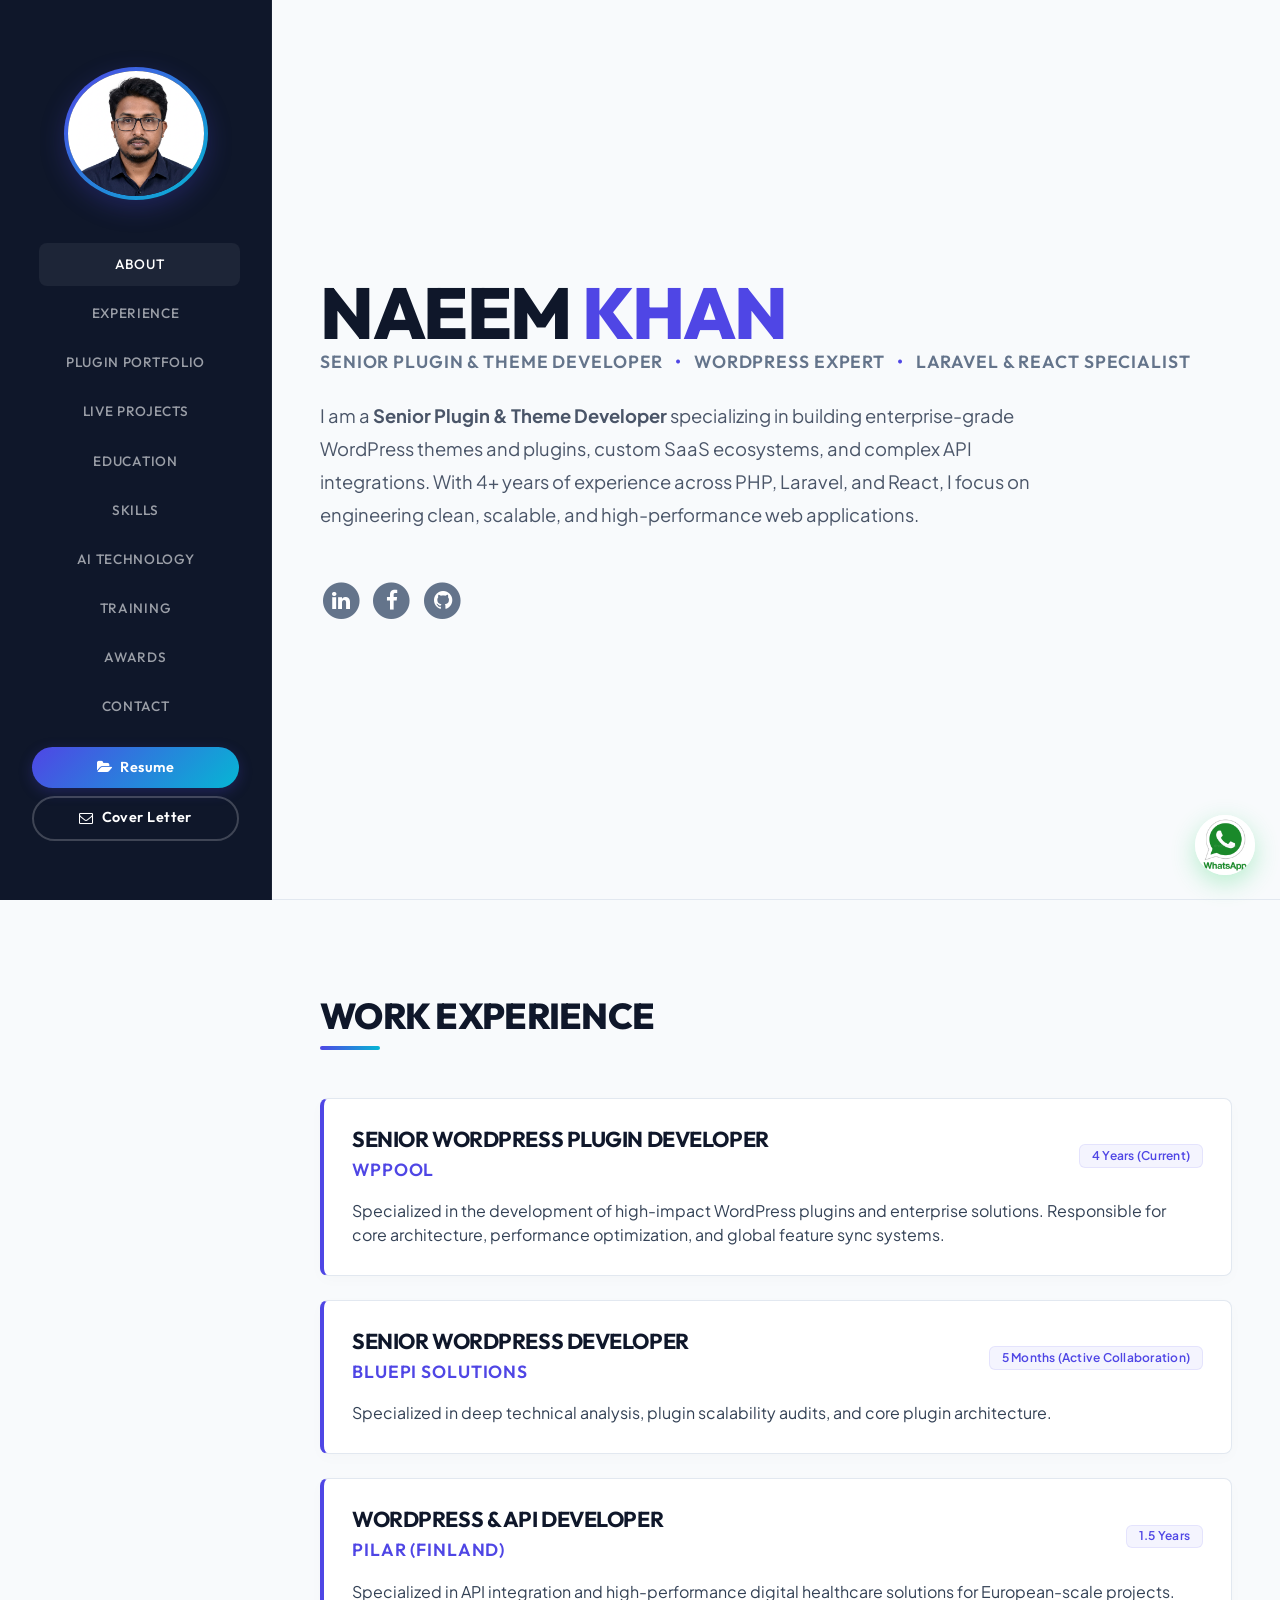
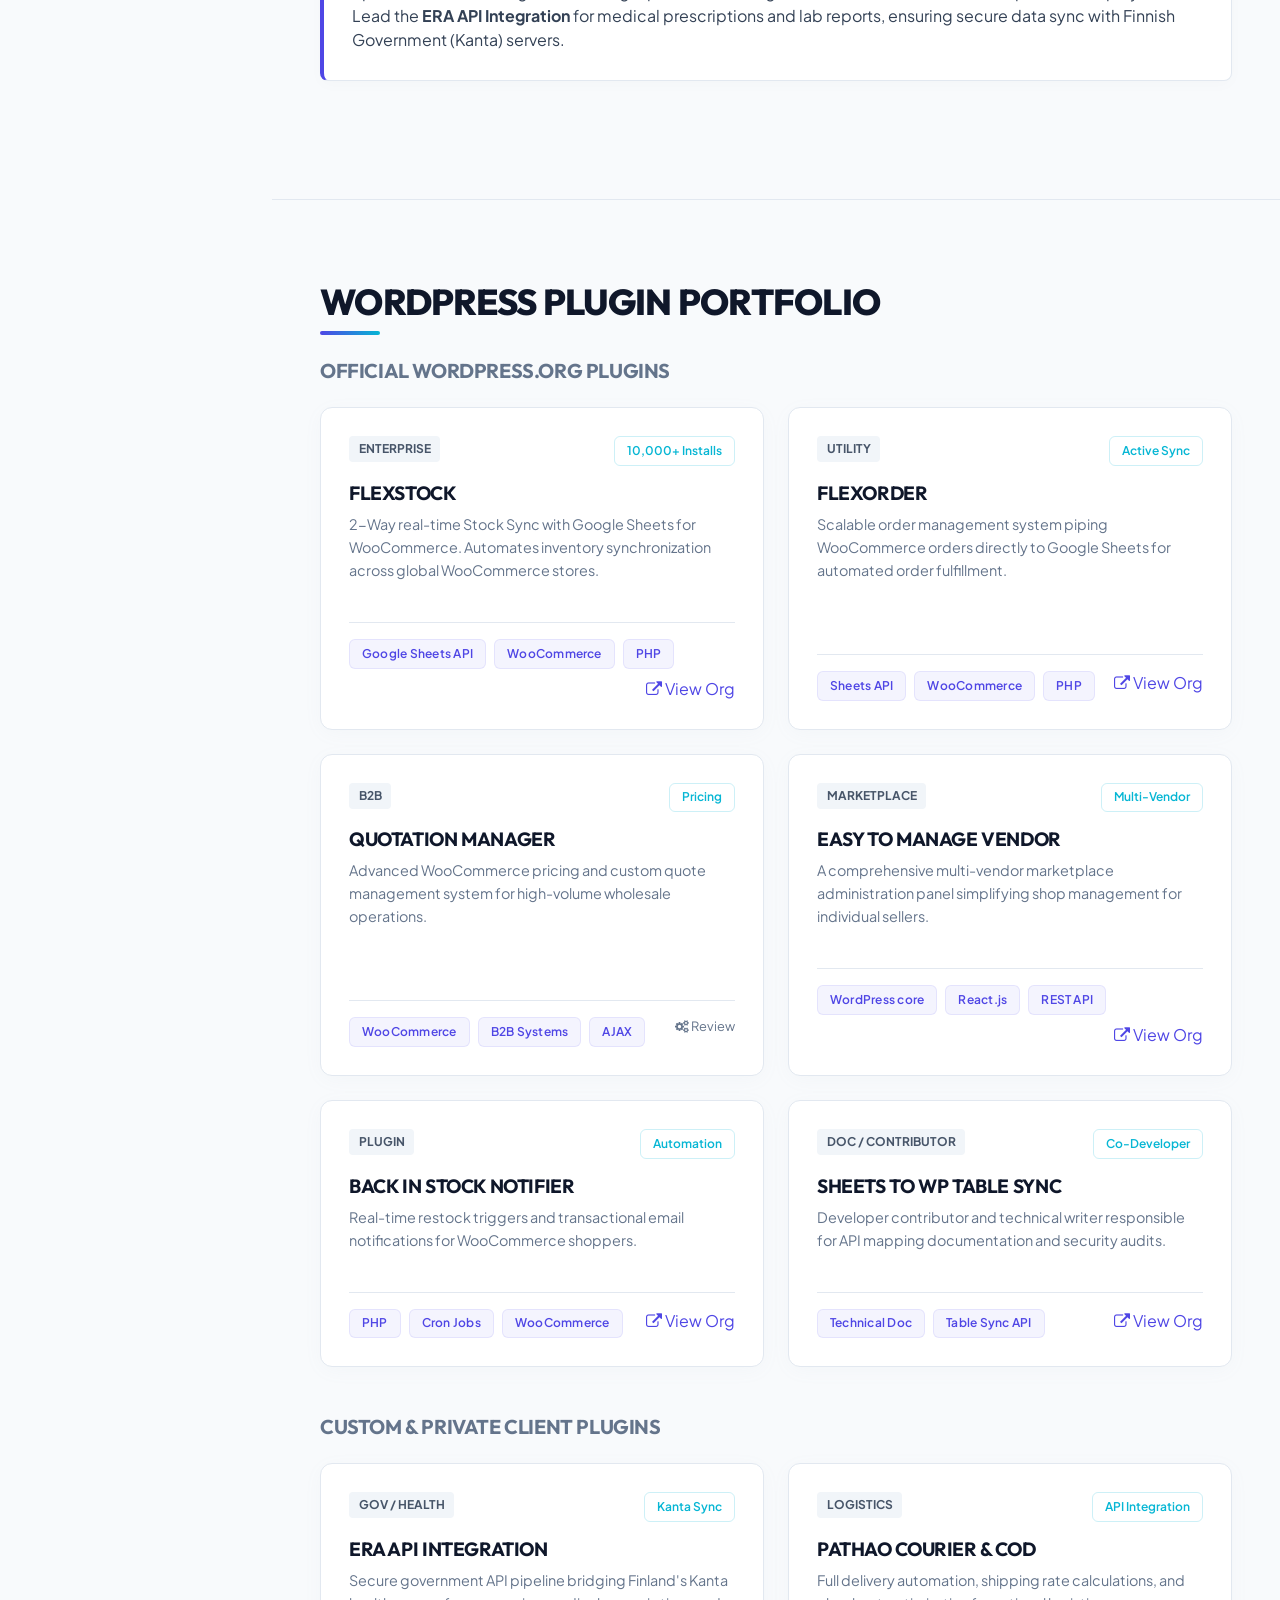
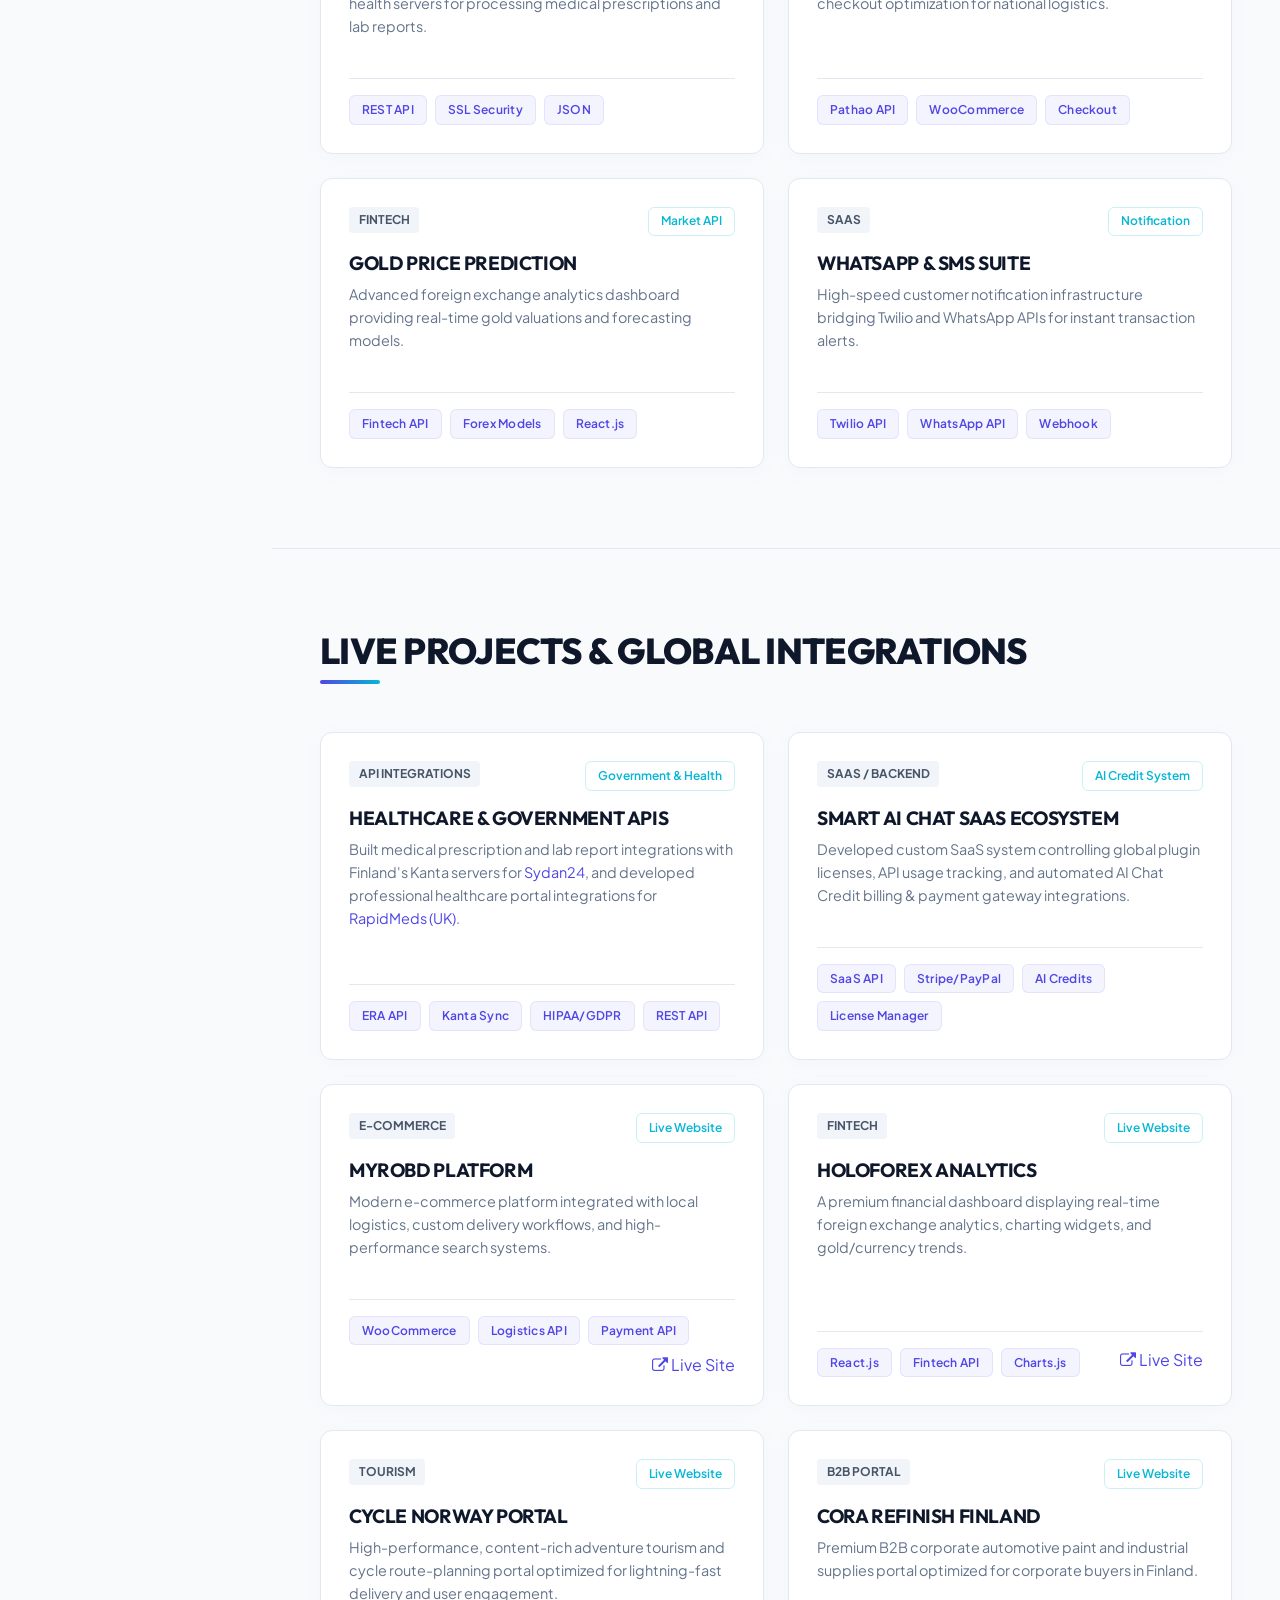
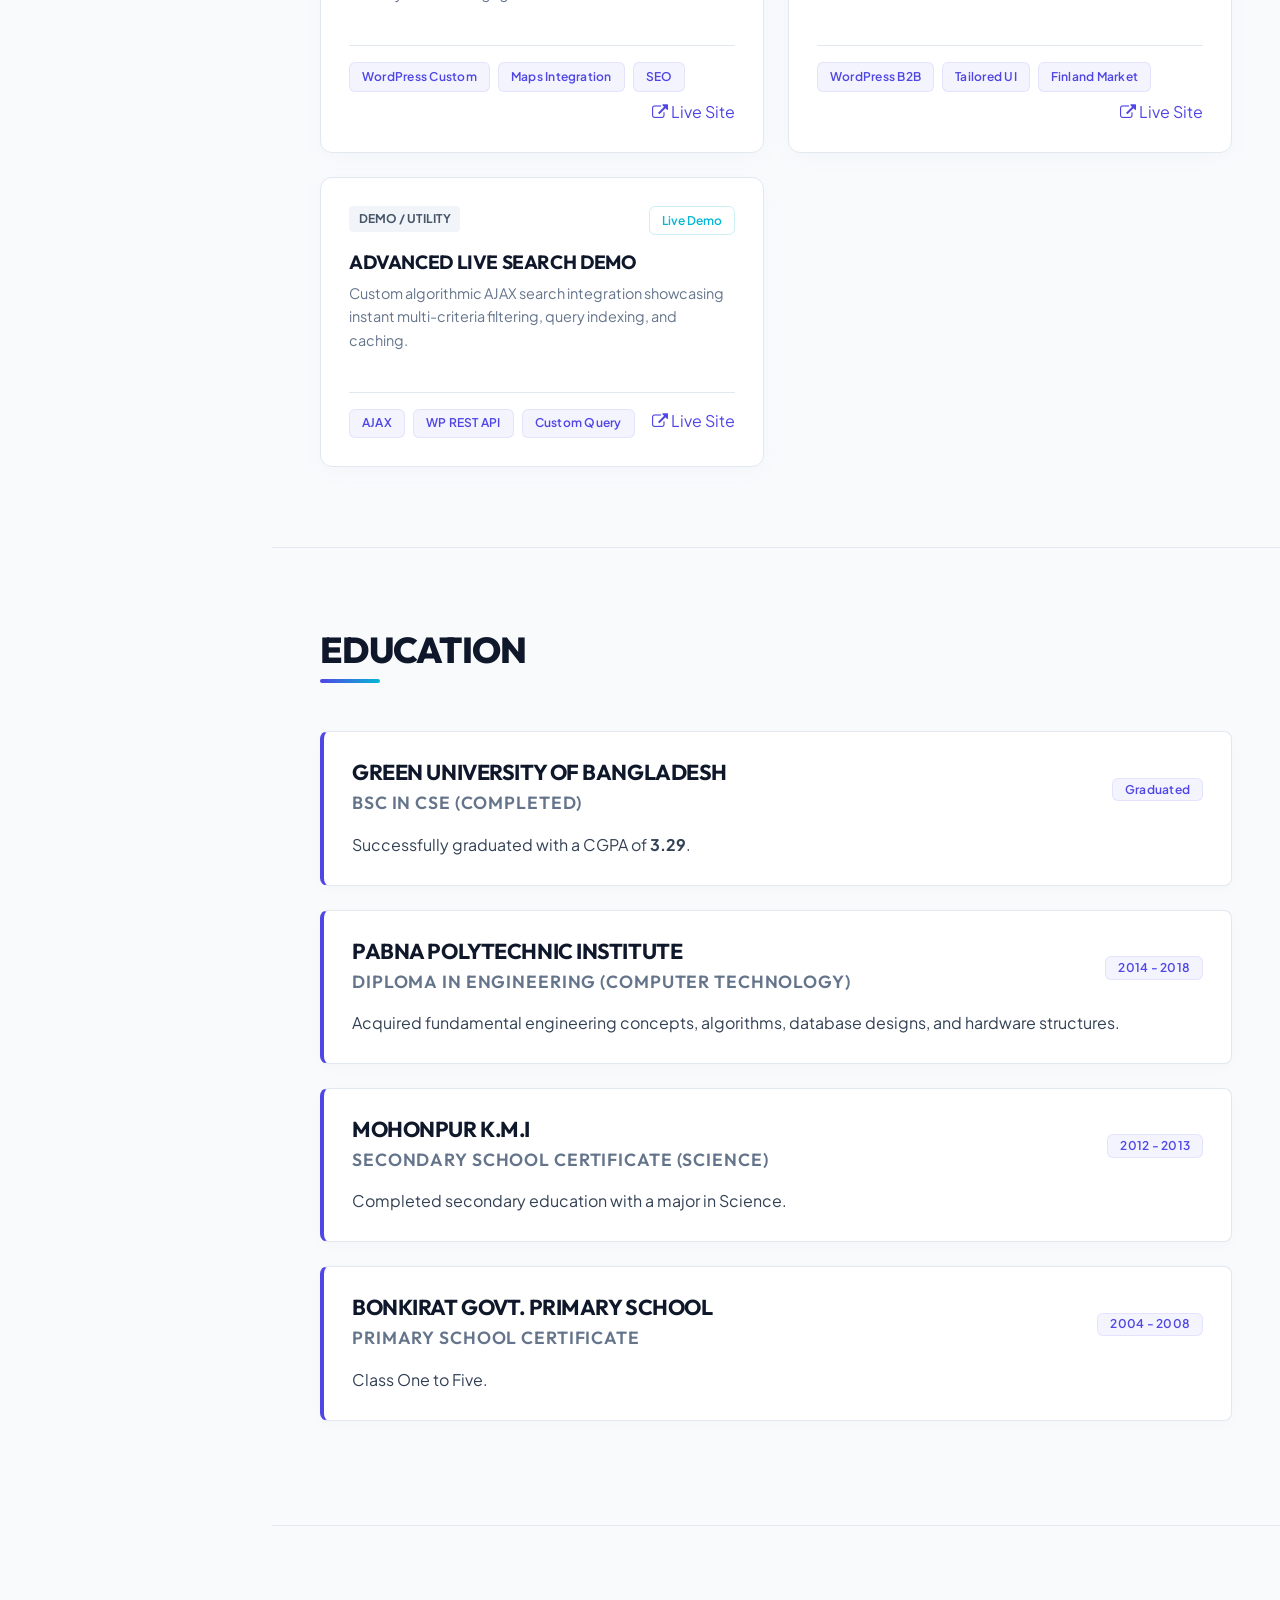
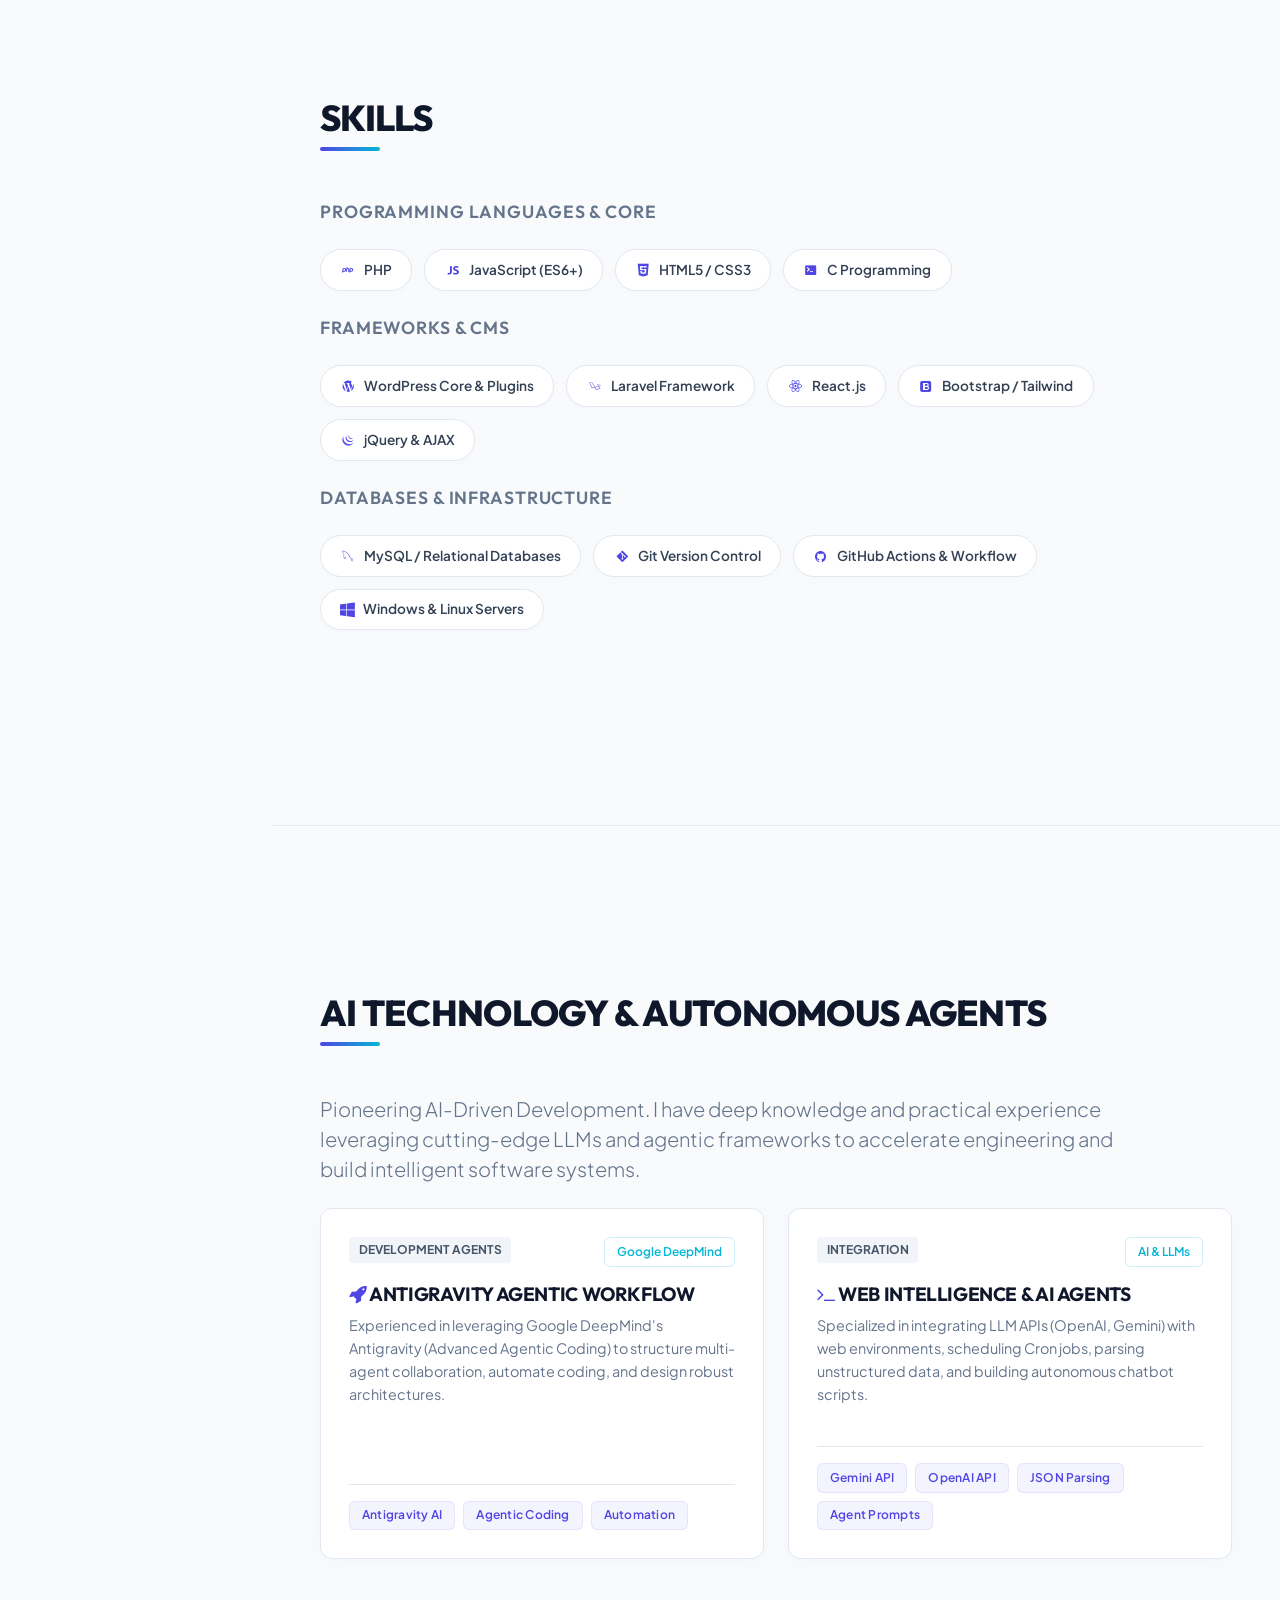
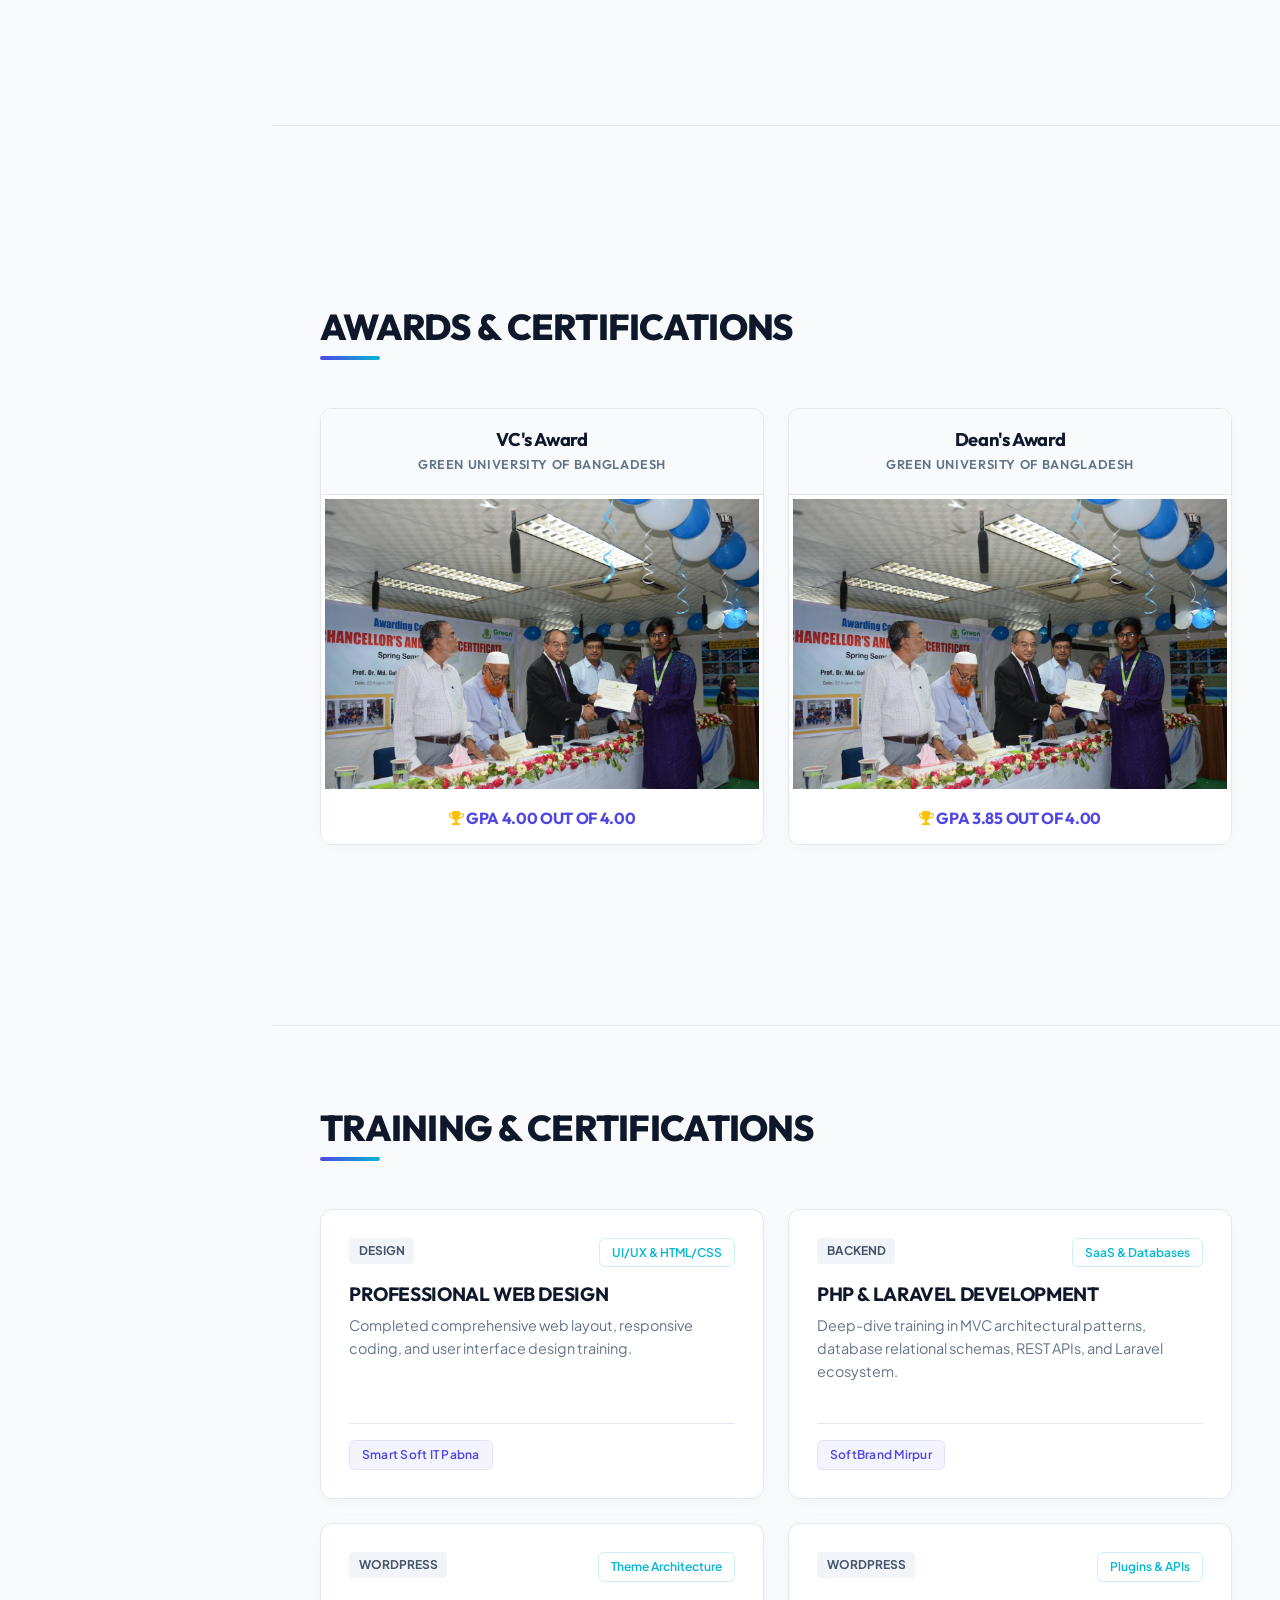
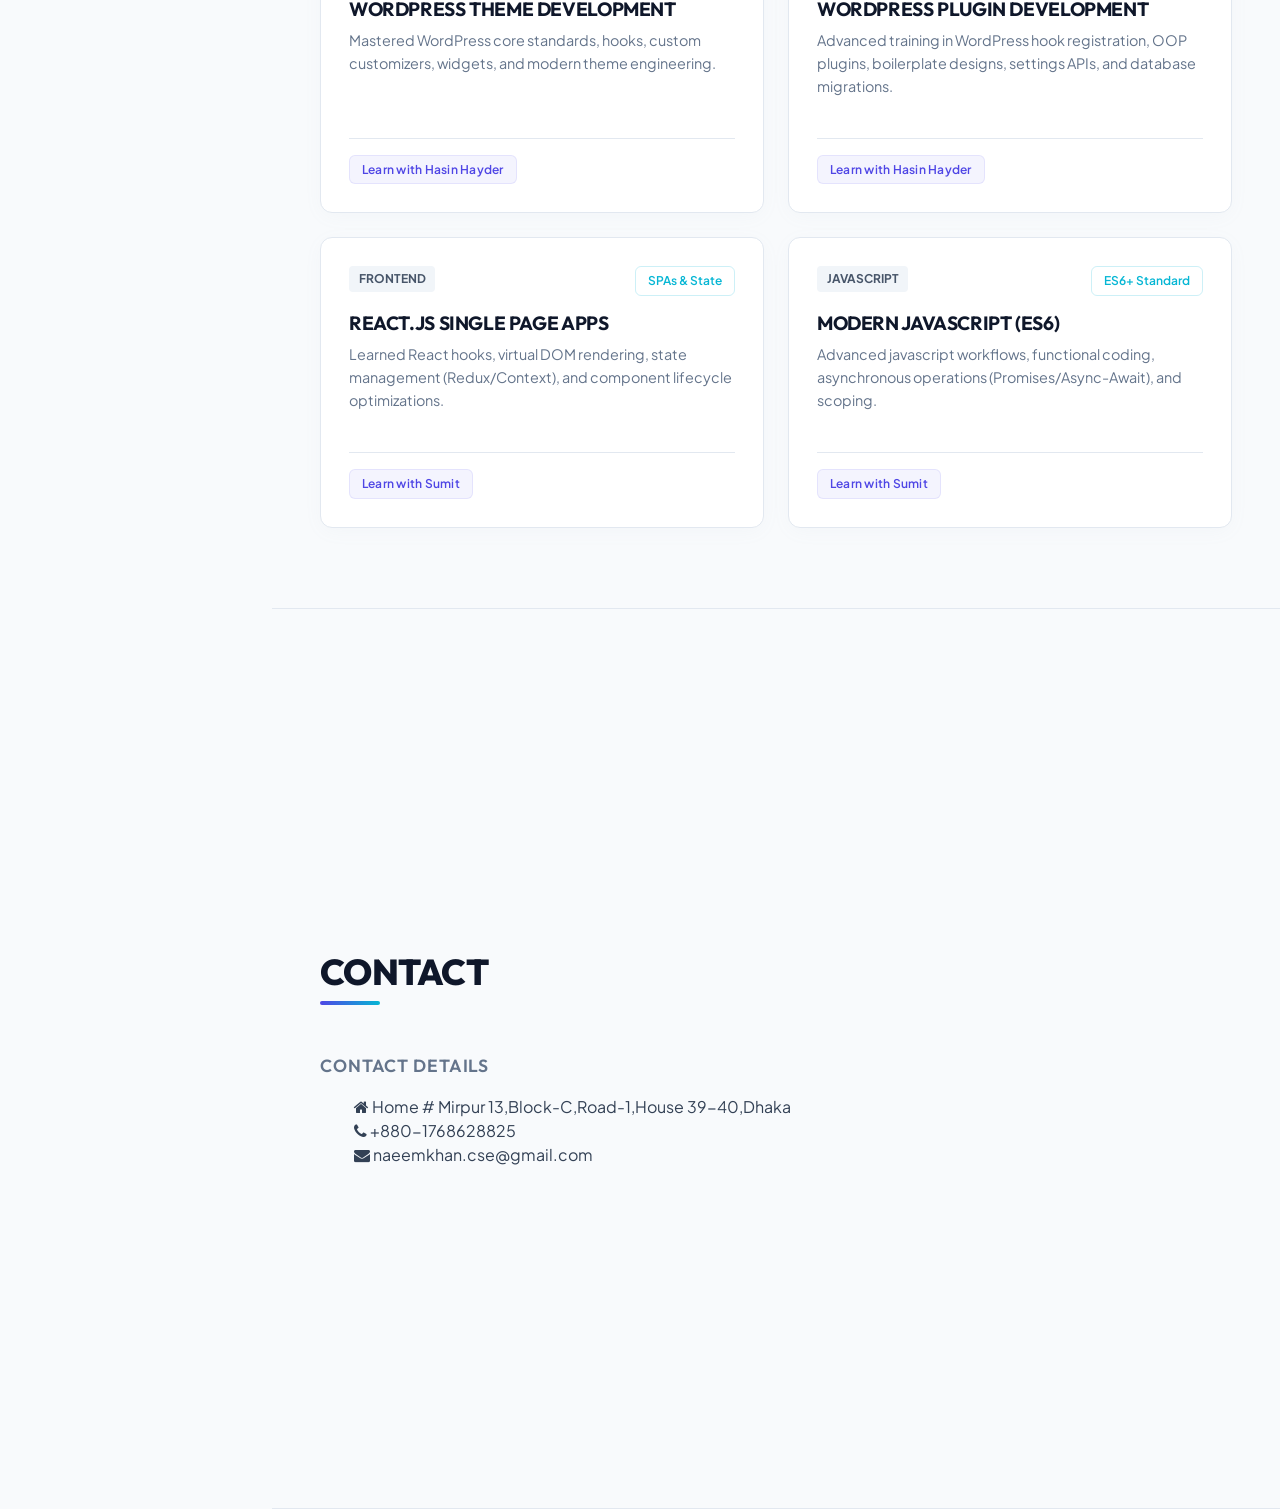
<file: index.html>
<!DOCTYPE html>
<html lang="en">

<head>

    <meta charset="utf-8">
    <meta name="viewport" content="width=device-width, initial-scale=1, shrink-to-fit=no">
    <meta name="description" content="Senior WordPress Plugin & Theme Developer specializing in high-performance themes and plugins, enterprise SaaS, and complex API integrations.">
    <meta name="author" content="Naeem Khan">

    <title>Naeem Khan - Senior WordPress Plugin & Theme Developer</title>

    <!-- Bootstrap core CSS -->
    <link href="vendor/bootstrap/css/bootstrap.min.css" rel="stylesheet">

    <!-- Custom fonts for this template -->
    <link href="https://fonts.googleapis.com/css2?family=Plus+Jakarta+Sans:wght@300;400;500;600;700;800&family=Outfit:wght@400;500;600;700;800&display=swap" rel="stylesheet">
    <link href="vendor/font-awesome/css/font-awesome.min.css" rel="stylesheet">
    <link href="vendor/devicons/css/devicons.min.css" rel="stylesheet">
    <link href="vendor/simple-line-icons/css/simple-line-icons.css" rel="stylesheet">

    <!-- Custom styles for this template -->
    <link href="css/resume.min.css" rel="stylesheet">

</head>

<body id="page-top">

    <nav class="navbar navbar-expand-lg navbar-dark bg-primary fixed-top" id="sideNav">
        <a class="navbar-brand js-scroll-trigger" href="#page-top">
            <span class="d-block d-lg-none"><i class="fa fa-user"></i> Naeem Khan</span>
            <span class="d-none d-lg-block">
                <img class="img-fluid img-profile rounded-circle mx-auto mb-2" src="img/profile.jpg" alt="">
            </span>
        </a>
        <button class="navbar-toggler" type="button" data-toggle="collapse" data-target="#navbarSupportedContent"
            aria-controls="navbarSupportedContent" aria-expanded="false" aria-label="Toggle navigation">
            <span class="navbar-toggler-icon"></span>
        </button>
        <div class="collapse navbar-collapse" id="navbarSupportedContent">
            <ul class="navbar-nav">
                <li class="nav-item">
                    <a class="nav-link js-scroll-trigger" href="#about">About</a>
                </li>
                <li class="nav-item">
                    <a class="nav-link js-scroll-trigger" href="#experience">Experience</a>
                </li>
                <li class="nav-item">
                    <a class="nav-link js-scroll-trigger" href="#plugin-portfolio">Plugin Portfolio</a>
                </li>
                <li class="nav-item">
                    <a class="nav-link js-scroll-trigger" href="#global-integrations">Live Projects</a>
                </li>
                <li class="nav-item">
                    <a class="nav-link js-scroll-trigger" href="#education">Education</a>
                </li>
                <li class="nav-item">
                    <a class="nav-link js-scroll-trigger" href="#skills">Skills</a>
                </li>
                <li class="nav-item">
                    <a class="nav-link js-scroll-trigger" href="#ai-tech">AI Technology</a>
                </li>
                <li class="nav-item">
                    <a class="nav-link js-scroll-trigger" href="#training">TRAINING</a>
                </li>
                <li class="nav-item">
                    <a class="nav-link js-scroll-trigger" href="#awards">Awards</a>
                </li>
                <li class="nav-item">
                    <a class="nav-link js-scroll-trigger" href="#contact">Contact</a>
                </li>
                <li class="nav-item mt-3 px-3">
                    <a class="btn-custom btn-gradient w-100 justify-content-center mb-2" target="_blank"
                        href="naeem_cv.html"><i class="fa fa-folder-open"></i> Resume</a>
                </li>
                <li class="nav-item px-3">
                    <a class="btn-custom btn-outline-custom w-100 justify-content-center" style="border-color: rgba(255,255,255,0.2); color: #fff !important;" target="_blank"
                        href="naeem_cover_letter.html"><i class="fa fa-envelope-o"></i> Cover Letter</a>
                </li>
            </ul>
        </div>
    </nav>


    <div class="container-fluid p-0">

        <section class="resume-section p-3 p-lg-5 d-flex d-column" id="about">
            <div class="my-auto">
                <h1 class="mb-0">Naeem
                    <span class="text-primary">Khan</span>
                </h1>
                <div class="subheading mb-4">
                    Senior Plugin & Theme Developer 
                    <span class="mx-2" style="color: var(--primary)">•</span> 
                    WordPress Expert
                    <span class="mx-2" style="color: var(--primary)">•</span> 
                    Laravel & React Specialist
                </div>
                <p class="mb-5" style="color: #4a5568; font-size: 1.15rem; line-height: 1.8; max-width: 750px; font-weight: 400;">
                    I am a <strong>Senior Plugin & Theme Developer</strong> specializing in building enterprise-grade WordPress themes and plugins, custom SaaS ecosystems, and complex API integrations. With 4+ years of experience across PHP, Laravel, and React, I focus on engineering clean, scalable, and high-performance web applications.
                </p>
                <ul class="list-inline list-social-icons mb-0">

                    <!-- <li class="list-inline-item">
                        <a href="#" target="_blank">
                            <span class="fa-stack fa-lg">
                  <i class="fa fa-circle fa-stack-2x"></i>
                  <i class="fa fa-stack-overflow fa-stack-1x fa-inverse"></i>
                </span>
                        </a>
                    </li>-->

                    <!-- <li class="list-inline-item">
                        <a href="https://www.facebook.com/naeemkhan25.cse" target="_blank">
                            <span class="fa-stack fa-lg">
                  <i class="fa fa-circle fa-stack-2x"></i>
                  <i class="fa fa-bitbucket fa-stack-1x fa-inverse"></i>
                </span>
                        </a>
                    </li>-->

                    <li class="list-inline-item">
                        <a href="https://www.linkedin.com/in/naeem-khan-1aa151246/" target="_blank">
                            <span class="fa-stack fa-lg">
                                <i class="fa fa-circle fa-stack-2x"></i>
                                <i class="fa fa-linkedin fa-stack-1x fa-inverse"></i>
                            </span>
                        </a>
                    </li>

                    <li class="list-inline-item">
                        <a href="https://www.facebook.com/naeemkhan25.cse" target="_blank">
                            <span class="fa-stack fa-lg">
                                <i class="fa fa-circle fa-stack-2x"></i>
                                <i class="fa fa-facebook fa-stack-1x fa-inverse"></i>
                            </span>
                        </a>
                    </li>

                    <li class="list-inline-item">
                        <a href="https://github.com/naeemkhan25" target="_blank">
                            <span class="fa-stack fa-lg">
                                <i class="fa fa-circle fa-stack-2x"></i>
                                <i class="fa fa-github fa-stack-1x fa-inverse"></i>
                            </span>
                        </a>
                    </li>

                </ul>
            </div>
        </section>

        <section class="resume-section p-3 p-lg-5 d-flex flex-column" id="experience">
            <div class="my-auto">
                <h2 class="mb-5">Work Experience</h2>

                <div class="resume-card">
                    <div class="d-flex flex-column flex-md-row justify-content-between align-items-start align-items-md-center mb-3">
                        <div>
                            <h3 class="mb-1" style="font-size: 1.35rem;">Senior WordPress Plugin Developer</h3>
                            <div class="subheading"><a target="_blank" href="https://wppool.dev/">WPPOOL</a></div>
                        </div>
                        <div class="mt-2 mt-md-0">
                            <span class="badge badge-tech">4 Years (Current)</span>
                        </div>
                    </div>
                    <p class="mb-0">Specialized in the development of high-impact WordPress plugins and enterprise solutions. Responsible for core architecture, performance optimization, and global feature sync systems.</p>
                </div>

                <div class="resume-card">
                    <div class="d-flex flex-column flex-md-row justify-content-between align-items-start align-items-md-center mb-3">
                        <div>
                            <h3 class="mb-1" style="font-size: 1.35rem;">Senior WordPress Developer</h3>
                            <div class="subheading"><a target="_blank" href="https://www.bluepisolutions.com/">BluePi Solutions</a></div>
                        </div>
                        <div class="mt-2 mt-md-0">
                            <span class="badge badge-tech">5 Months (Active Collaboration)</span>
                        </div>
                    </div>
                    <p class="mb-0">Specialized in deep technical analysis, plugin scalability audits, and core plugin architecture.</p>
                </div>

                <div class="resume-card">
                    <div class="d-flex flex-column flex-md-row justify-content-between align-items-start align-items-md-center mb-3">
                        <div>
                            <h3 class="mb-1" style="font-size: 1.35rem;">WordPress & API Developer</h3>
                            <div class="subheading"><a target="_blank" href="https://pilar.fi/">Pilar (Finland)</a></div>
                        </div>
                        <div class="mt-2 mt-md-0">
                            <span class="badge badge-tech">1.5 Years</span>
                        </div>
                    </div>
                    <p class="mb-0">Specialized in API integration and high-performance digital healthcare solutions for European-scale projects. Lead the <strong>ERA API Integration</strong> for medical prescriptions and lab reports, ensuring secure data sync with Finnish Government (Kanta) servers.</p>
                </div>
            </div>
        </section>

        <section class="resume-section p-3 p-lg-5 d-flex flex-column" id="plugin-portfolio">
            <div class="my-auto">
                <h2 class="mb-4">WordPress Plugin Portfolio</h2>
                
                <h3 class="mb-3" style="font-size: 1.25rem; color: var(--text-muted);">Official WordPress.org Plugins</h3>
                <div class="section-grid mb-5">
                    <!-- FlexStock -->
                    <div class="portfolio-card">
                        <div class="portfolio-card-header">
                            <span class="badge-role">Enterprise</span>
                            <span class="badge-tech-outline">10,000+ Installs</span>
                        </div>
                        <h4 class="portfolio-card-title">FlexStock</h4>
                        <p class="portfolio-card-desc">2-Way real-time Stock Sync with Google Sheets for WooCommerce. Automates inventory synchronization across global WooCommerce stores.</p>
                        <div class="portfolio-card-footer">
                            <span class="badge-tech">Google Sheets API</span>
                            <span class="badge-tech">WooCommerce</span>
                            <span class="badge-tech">PHP</span>
                            <a href="https://wordpress.org/plugins/stock-sync-with-google-sheet-for-woocommerce/" target="_blank" class="ml-auto"><i class="fa fa-external-link"></i> View Org</a>
                        </div>
                    </div>

                    <!-- FlexOrder -->
                    <div class="portfolio-card">
                        <div class="portfolio-card-header">
                            <span class="badge-role">Utility</span>
                            <span class="badge-tech-outline">Active Sync</span>
                        </div>
                        <h4 class="portfolio-card-title">FlexOrder</h4>
                        <p class="portfolio-card-desc">Scalable order management system piping WooCommerce orders directly to Google Sheets for automated order fulfillment.</p>
                        <div class="portfolio-card-footer">
                            <span class="badge-tech">Sheets API</span>
                            <span class="badge-tech">WooCommerce</span>
                            <span class="badge-tech">PHP</span>
                            <a href="https://wordpress.org/plugins/order-sync-with-google-sheets-for-woocommerce/" target="_blank" class="ml-auto"><i class="fa fa-external-link"></i> View Org</a>
                        </div>
                    </div>

                    <!-- Quotation Manager -->
                    <div class="portfolio-card">
                        <div class="portfolio-card-header">
                            <span class="badge-role">B2B</span>
                            <span class="badge-tech-outline">Pricing</span>
                        </div>
                        <h4 class="portfolio-card-title">Quotation Manager</h4>
                        <p class="portfolio-card-desc">Advanced WooCommerce pricing and custom quote management system for high-volume wholesale operations.</p>
                        <div class="portfolio-card-footer">
                            <span class="badge-tech">WooCommerce</span>
                            <span class="badge-tech">B2B Systems</span>
                            <span class="badge-tech">AJAX</span>
                            <span class="ml-auto" style="color: var(--text-muted); font-size: 0.8rem;"><i class="fa fa-cogs"></i> Review</span>
                        </div>
                    </div>

                    <!-- Easy to Manage Vendor -->
                    <div class="portfolio-card">
                        <div class="portfolio-card-header">
                            <span class="badge-role">Marketplace</span>
                            <span class="badge-tech-outline">Multi-Vendor</span>
                        </div>
                        <h4 class="portfolio-card-title">Easy to Manage Vendor</h4>
                        <p class="portfolio-card-desc">A comprehensive multi-vendor marketplace administration panel simplifying shop management for individual sellers.</p>
                        <div class="portfolio-card-footer">
                            <span class="badge-tech">WordPress core</span>
                            <span class="badge-tech">React.js</span>
                            <span class="badge-tech">REST API</span>
                            <a href="https://wordpress.org/plugins/easy-to-manage-vendor/" target="_blank" class="ml-auto"><i class="fa fa-external-link"></i> View Org</a>
                        </div>
                    </div>

                    <!-- Back in Stock Notifier -->
                    <div class="portfolio-card">
                        <div class="portfolio-card-header">
                            <span class="badge-role">Plugin</span>
                            <span class="badge-tech-outline">Automation</span>
                        </div>
                        <h4 class="portfolio-card-title">Back in Stock Notifier</h4>
                        <p class="portfolio-card-desc">Real-time restock triggers and transactional email notifications for WooCommerce shoppers.</p>
                        <div class="portfolio-card-footer">
                            <span class="badge-tech">PHP</span>
                            <span class="badge-tech">Cron Jobs</span>
                            <span class="badge-tech">WooCommerce</span>
                            <a href="https://wordpress.org/plugins/stock-notifier-for-woocommerce/" target="_blank" class="ml-auto"><i class="fa fa-external-link"></i> View Org</a>
                        </div>
                    </div>

                    <!-- Sheets to WP Table -->
                    <div class="portfolio-card">
                        <div class="portfolio-card-header">
                            <span class="badge-role">Doc / Contributor</span>
                            <span class="badge-tech-outline">Co-Developer</span>
                        </div>
                        <h4 class="portfolio-card-title">Sheets To WP Table Sync</h4>
                        <p class="portfolio-card-desc">Developer contributor and technical writer responsible for API mapping documentation and security audits.</p>
                        <div class="portfolio-card-footer">
                            <span class="badge-tech">Technical Doc</span>
                            <span class="badge-tech">Table Sync API</span>
                            <a href="https://wordpress.org/plugins/sheets-to-wp-table-live-sync/" target="_blank" class="ml-auto"><i class="fa fa-external-link"></i> View Org</a>
                        </div>
                    </div>
                </div>

                <h3 class="mb-3" style="font-size: 1.25rem; color: var(--text-muted);">Custom & Private Client Plugins</h3>
                <div class="section-grid">
                    <!-- ERA API Finland -->
                    <div class="portfolio-card">
                        <div class="portfolio-card-header">
                            <span class="badge-role">Gov / Health</span>
                            <span class="badge-tech-outline">Kanta Sync</span>
                        </div>
                        <h4 class="portfolio-card-title">ERA API Integration</h4>
                        <p class="portfolio-card-desc">Secure government API pipeline bridging Finland's Kanta health servers for processing medical prescriptions and lab reports.</p>
                        <div class="portfolio-card-footer">
                            <span class="badge-tech">REST API</span>
                            <span class="badge-tech">SSL Security</span>
                            <span class="badge-tech">JSON</span>
                        </div>
                    </div>

                    <!-- Pathao Courier -->
                    <div class="portfolio-card">
                        <div class="portfolio-card-header">
                            <span class="badge-role">Logistics</span>
                            <span class="badge-tech-outline">API Integration</span>
                        </div>
                        <h4 class="portfolio-card-title">Pathao Courier & COD</h4>
                        <p class="portfolio-card-desc">Full delivery automation, shipping rate calculations, and checkout optimization for national logistics.</p>
                        <div class="portfolio-card-footer">
                            <span class="badge-tech">Pathao API</span>
                            <span class="badge-tech">WooCommerce</span>
                            <span class="badge-tech">Checkout</span>
                        </div>
                    </div>

                    <!-- Gold Price Prediction -->
                    <div class="portfolio-card">
                        <div class="portfolio-card-header">
                            <span class="badge-role">Fintech</span>
                            <span class="badge-tech-outline">Market API</span>
                        </div>
                        <h4 class="portfolio-card-title">Gold Price Prediction</h4>
                        <p class="portfolio-card-desc">Advanced foreign exchange analytics dashboard providing real-time gold valuations and forecasting models.</p>
                        <div class="portfolio-card-footer">
                            <span class="badge-tech">Fintech API</span>
                            <span class="badge-tech">Forex Models</span>
                            <span class="badge-tech">React.js</span>
                        </div>
                    </div>

                    <!-- WhatsApp & SMS Suite -->
                    <div class="portfolio-card">
                        <div class="portfolio-card-header">
                            <span class="badge-role">SaaS</span>
                            <span class="badge-tech-outline">Notification</span>
                        </div>
                        <h4 class="portfolio-card-title">WhatsApp & SMS Suite</h4>
                        <p class="portfolio-card-desc">High-speed customer notification infrastructure bridging Twilio and WhatsApp APIs for instant transaction alerts.</p>
                        <div class="portfolio-card-footer">
                            <span class="badge-tech">Twilio API</span>
                            <span class="badge-tech">WhatsApp API</span>
                            <span class="badge-tech">Webhook</span>
                        </div>
                    </div>
                </div>
            </div>
        </section>
        <section class="resume-section p-3 p-lg-5 d-flex flex-column" id="global-integrations">
            <div class="my-auto">
                <h2 class="mb-5">Live Projects & Global Integrations</h2>

                <div class="section-grid">
                    <!-- Healthcare API -->
                    <div class="portfolio-card">
                        <div class="portfolio-card-header">
                            <span class="badge-role">API INTEGRATIONS</span>
                            <span class="badge-tech-outline">Government & Health</span>
                        </div>
                        <h4 class="portfolio-card-title">Healthcare & Government APIs</h4>
                        <p class="portfolio-card-desc">
                            Built medical prescription and lab report integrations with Finland's Kanta servers for <a href="https://palvelu.sydan24.fi/" target="_blank">Sydan24</a>, and developed professional healthcare portal integrations for <a href="https://rapidmeds.co.uk/" target="_blank">RapidMeds (UK)</a>.
                        </p>
                        <div class="portfolio-card-footer">
                            <span class="badge-tech">ERA API</span>
                            <span class="badge-tech">Kanta Sync</span>
                            <span class="badge-tech">HIPAA/GDPR</span>
                            <span class="badge-tech">REST API</span>
                        </div>
                    </div>

                    <!-- AI SaaS -->
                    <div class="portfolio-card">
                        <div class="portfolio-card-header">
                            <span class="badge-role">SAAS / BACKEND</span>
                            <span class="badge-tech-outline">AI Credit System</span>
                        </div>
                        <h4 class="portfolio-card-title">Smart AI Chat SaaS Ecosystem</h4>
                        <p class="portfolio-card-desc">
                            Developed custom SaaS system controlling global plugin licenses, API usage tracking, and automated AI Chat Credit billing & payment gateway integrations.
                        </p>
                        <div class="portfolio-card-footer">
                            <span class="badge-tech">SaaS API</span>
                            <span class="badge-tech">Stripe/PayPal</span>
                            <span class="badge-tech">AI Credits</span>
                            <span class="badge-tech">License Manager</span>
                        </div>
                    </div>

                    <!-- MyRobD -->
                    <div class="portfolio-card">
                        <div class="portfolio-card-header">
                            <span class="badge-role">E-COMMERCE</span>
                            <span class="badge-tech-outline">Live Website</span>
                        </div>
                        <h4 class="portfolio-card-title">MyRobD Platform</h4>
                        <p class="portfolio-card-desc">
                            Modern e-commerce platform integrated with local logistics, custom delivery workflows, and high-performance search systems.
                        </p>
                        <div class="portfolio-card-footer">
                            <span class="badge-tech">WooCommerce</span>
                            <span class="badge-tech">Logistics API</span>
                            <span class="badge-tech">Payment API</span>
                            <a href="https://myrobd.com/" target="_blank" class="ml-auto"><i class="fa fa-external-link"></i> Live Site</a>
                        </div>
                    </div>

                    <!-- HoloForex -->
                    <div class="portfolio-card">
                        <div class="portfolio-card-header">
                            <span class="badge-role">FINTECH</span>
                            <span class="badge-tech-outline">Live Website</span>
                        </div>
                        <h4 class="portfolio-card-title">HoloForex Analytics</h4>
                        <p class="portfolio-card-desc">
                            A premium financial dashboard displaying real-time foreign exchange analytics, charting widgets, and gold/currency trends.
                        </p>
                        <div class="portfolio-card-footer">
                            <span class="badge-tech">React.js</span>
                            <span class="badge-tech">Fintech API</span>
                            <span class="badge-tech">Charts.js</span>
                            <a href="https://www.holoforex.com/" target="_blank" class="ml-auto"><i class="fa fa-external-link"></i> Live Site</a>
                        </div>
                    </div>

                    <!-- Cycle Norway -->
                    <div class="portfolio-card">
                        <div class="portfolio-card-header">
                            <span class="badge-role">TOURISM</span>
                            <span class="badge-tech-outline">Live Website</span>
                        </div>
                        <h4 class="portfolio-card-title">Cycle Norway Portal</h4>
                        <p class="portfolio-card-desc">
                            High-performance, content-rich adventure tourism and cycle route-planning portal optimized for lightning-fast delivery and user engagement.
                        </p>
                        <div class="portfolio-card-footer">
                            <span class="badge-tech">WordPress Custom</span>
                            <span class="badge-tech">Maps Integration</span>
                            <span class="badge-tech">SEO</span>
                            <a href="https://cyclenorway.com/" target="_blank" class="ml-auto"><i class="fa fa-external-link"></i> Live Site</a>
                        </div>
                    </div>

                    <!-- Cora Refinish -->
                    <div class="portfolio-card">
                        <div class="portfolio-card-header">
                            <span class="badge-role">B2B PORTAL</span>
                            <span class="badge-tech-outline">Live Website</span>
                        </div>
                        <h4 class="portfolio-card-title">Cora Refinish Finland</h4>
                        <p class="portfolio-card-desc">
                            Premium B2B corporate automotive paint and industrial supplies portal optimized for corporate buyers in Finland.
                        </p>
                        <div class="portfolio-card-footer">
                            <span class="badge-tech">WordPress B2B</span>
                            <span class="badge-tech">Tailored UI</span>
                            <span class="badge-tech">Finland Market</span>
                            <a href="https://corarefinish.fi/" target="_blank" class="ml-auto"><i class="fa fa-external-link"></i> Live Site</a>
                        </div>
                    </div>

                    <!-- Advanced Search Demo -->
                    <div class="portfolio-card">
                        <div class="portfolio-card-header">
                            <span class="badge-role">DEMO / UTILITY</span>
                            <span class="badge-tech-outline">Live Demo</span>
                        </div>
                        <h4 class="portfolio-card-title">Advanced Live Search Demo</h4>
                        <p class="portfolio-card-desc">
                            Custom algorithmic AJAX search integration showcasing instant multi-criteria filtering, query indexing, and caching.
                        </p>
                        <div class="portfolio-card-footer">
                            <span class="badge-tech">AJAX</span>
                            <span class="badge-tech">WP REST API</span>
                            <span class="badge-tech">Custom Query</span>
                            <a href="https://d40c4bdc65.nxcli.io/page-search/?page_search=test" target="_blank" class="ml-auto"><i class="fa fa-external-link"></i> Live Site</a>
                        </div>
                    </div>
                </div>
            </div>
        </section>

        <section class="resume-section p-3 p-lg-5 d-flex flex-column" id="education">
            <div class="my-auto">
                <h2 class="mb-5">Education</h2>

                <!-- Green University -->
                <div class="resume-card">
                    <div class="d-flex flex-column flex-md-row justify-content-between align-items-start align-items-md-center mb-3">
                        <div>
                            <h3 class="mb-1" style="font-size: 1.35rem;">Green University of Bangladesh</h3>
                            <div class="subheading">BSc in CSE (Completed)</div>
                        </div>
                        <div class="mt-2 mt-md-0">
                            <span class="badge badge-tech">Graduated</span>
                        </div>
                    </div>
                    <p class="mb-0">Successfully graduated with a CGPA of <strong>3.29</strong>.</p>
                </div>

                <!-- Pabna Polytechnic -->
                <div class="resume-card">
                    <div class="d-flex flex-column flex-md-row justify-content-between align-items-start align-items-md-center mb-3">
                        <div>
                            <h3 class="mb-1" style="font-size: 1.35rem;">Pabna Polytechnic Institute</h3>
                            <div class="subheading">Diploma in Engineering (Computer Technology)</div>
                        </div>
                        <div class="mt-2 mt-md-0">
                            <span class="badge badge-tech">2014 - 2018</span>
                        </div>
                    </div>
                    <p class="mb-0">Acquired fundamental engineering concepts, algorithms, database designs, and hardware structures.</p>
                </div>

                <!-- Mohonpur K.M.I -->
                <div class="resume-card">
                    <div class="d-flex flex-column flex-md-row justify-content-between align-items-start align-items-md-center mb-3">
                        <div>
                            <h3 class="mb-1" style="font-size: 1.35rem;">Mohonpur K.M.I</h3>
                            <div class="subheading">Secondary School Certificate (Science)</div>
                        </div>
                        <div class="mt-2 mt-md-0">
                            <span class="badge badge-tech">2012 - 2013</span>
                        </div>
                    </div>
                    <p class="mb-0">Completed secondary education with a major in Science.</p>
                </div>

                <!-- bonkirat Primary School -->
                <div class="resume-card">
                    <div class="d-flex flex-column flex-md-row justify-content-between align-items-start align-items-md-center mb-3">
                        <div>
                            <h3 class="mb-1" style="font-size: 1.35rem;">Bonkirat Govt. Primary School</h3>
                            <div class="subheading">Primary School Certificate</div>
                        </div>
                        <div class="mt-2 mt-md-0">
                            <span class="badge badge-tech">2004 - 2008</span>
                        </div>
                    </div>
                    <p class="mb-0">Class One to Five.</p>
                </div>
            </div>
        </section>

        <section class="resume-section p-3 p-lg-5 d-flex flex-column" id="skills">
            <div class="my-auto">
                <h2 class="mb-5">Skills</h2>
                
                <div class="mb-4">
                    <div class="subheading mb-3">Programming Languages & Core</div>
                    <div class="skills-container">
                        <span class="skill-tag"><i class="devicons devicons-php"></i> PHP</span>
                        <span class="skill-tag"><i class="devicons devicons-javascript"></i> JavaScript (ES6+)</span>
                        <span class="skill-tag"><i class="devicons devicons-html5"></i> HTML5 / CSS3</span>
                        <span class="skill-tag"><i class="devicons devicons-terminal"></i> C Programming</span>
                    </div>
                </div>

                <div class="mb-4">
                    <div class="subheading mb-3">Frameworks & CMS</div>
                    <div class="skills-container">
                        <span class="skill-tag"><i class="devicons devicons-wordpress"></i> WordPress Core & Plugins</span>
                        <span class="skill-tag"><i class="devicons devicons-laravel"></i> Laravel Framework</span>
                        <span class="skill-tag"><i class="devicons devicons-react"></i> React.js</span>
                        <span class="skill-tag"><i class="devicons devicons-bootstrap"></i> Bootstrap / Tailwind</span>
                        <span class="skill-tag"><i class="devicons devicons-jquery"></i> jQuery & AJAX</span>
                    </div>
                </div>

                <div class="mb-4">
                    <div class="subheading mb-3">Databases & Infrastructure</div>
                    <div class="skills-container">
                        <span class="skill-tag"><i class="devicons devicons-mysql"></i> MySQL / Relational Databases</span>
                        <span class="skill-tag"><i class="devicons devicons-git"></i> Git Version Control</span>
                        <span class="skill-tag"><i class="devicons devicons-github_badge"></i> GitHub Actions & Workflow</span>
                        <span class="skill-tag"><i class="fa fa-windows"></i> Windows & Linux Servers</span>
                    </div>
                </div>
            </div>
        </section>

        <section class="resume-section p-3 p-lg-5 d-flex flex-column" id="ai-tech">
            <div class="my-auto">
                <h2 class="mb-5">AI Technology & Autonomous Agents</h2>
                
                <div class="mb-4">
                    <p class="lead" style="color: var(--text-muted); max-width: 800px;">
                        Pioneering AI-Driven Development. I have deep knowledge and practical experience leveraging cutting-edge LLMs and agentic frameworks to accelerate engineering and build intelligent software systems.
                    </p>
                </div>

                <div class="section-grid">
                    <!-- Antigravity -->
                    <div class="portfolio-card">
                        <div class="portfolio-card-header">
                            <span class="badge-role">DEVELOPMENT AGENTS</span>
                            <span class="badge-tech-outline">Google DeepMind</span>
                        </div>
                        <h4 class="portfolio-card-title"><i class="fa fa-rocket text-primary"></i> Antigravity Agentic Workflow</h4>
                        <p class="portfolio-card-desc">
                            Experienced in leveraging Google DeepMind's Antigravity (Advanced Agentic Coding) to structure multi-agent collaboration, automate coding, and design robust architectures.
                        </p>
                        <div class="portfolio-card-footer">
                            <span class="badge-tech">Antigravity AI</span>
                            <span class="badge-tech">Agentic Coding</span>
                            <span class="badge-tech">Automation</span>
                        </div>
                    </div>

                    <!-- AI APIs -->
                    <div class="portfolio-card">
                        <div class="portfolio-card-header">
                            <span class="badge-role">INTEGRATION</span>
                            <span class="badge-tech-outline">AI & LLMs</span>
                        </div>
                        <h4 class="portfolio-card-title"><i class="fa fa-terminal text-primary"></i> Web Intelligence & AI Agents</h4>
                        <p class="portfolio-card-desc">
                            Specialized in integrating LLM APIs (OpenAI, Gemini) with web environments, scheduling Cron jobs, parsing unstructured data, and building autonomous chatbot scripts.
                        </p>
                        <div class="portfolio-card-footer">
                            <span class="badge-tech">Gemini API</span>
                            <span class="badge-tech">OpenAI API</span>
                            <span class="badge-tech">JSON Parsing</span>
                            <span class="badge-tech">Agent Prompts</span>
                        </div>
                    </div>
                </div>
            </div>
        </section>

        <section class="resume-section p-3 p-lg-5 d-flex flex-column" id="awards">
            <div class="my-auto">
                <h2 class="mb-5">Awards &amp; Certifications</h2>
                <div class="section-grid">
                    <!-- VC's Award -->
                    <div class="award-card">
                        <div class="card-header text-center">
                            <h4 class="mb-1" style="font-size: 1.15rem; color: #0f172a; text-transform: none;">VC's Award</h4>
                            <div class="subheading" style="font-size: 0.8rem;">Green University of Bangladesh</div>
                        </div>
                        <div class="card-body">
                            <img class="img img-thumbnail w-100" src="img/naeem.jpeg" alt="VC's Award Certification">
                        </div>
                        <div class="card-footer text-center bg-white border-top-0 py-3">
                            <h6 class="mb-0 text-primary"><i class="fa fa-trophy text-warning"></i> GPA 4.00 out of 4.00</h6>
                        </div>
                    </div>

                    <!-- Dean's Award -->
                    <div class="award-card">
                        <div class="card-header text-center">
                            <h4 class="mb-1" style="font-size: 1.15rem; color: #0f172a; text-transform: none;">Dean's Award</h4>
                            <div class="subheading" style="font-size: 0.8rem;">Green University of Bangladesh</div>
                        </div>
                        <div class="card-body">
                            <img class="img img-thumbnail w-100" src="img/naeem.jpeg" alt="Dean's Award Certification">
                        </div>
                        <div class="card-footer text-center bg-white border-top-0 py-3">
                            <h6 class="mb-0 text-primary"><i class="fa fa-trophy text-warning"></i> GPA 3.85 out of 4.00</h6>
                        </div>
                    </div>
                </div>
            </div>
        </section>

        <section class="resume-section p-3 p-lg-5 d-flex flex-column" id="training">
            <div class="my-auto">
                <h2 class="mb-5">Training & Certifications</h2>
                
                <div class="section-grid">
                    <!-- Web Design -->
                    <div class="portfolio-card">
                        <div class="portfolio-card-header">
                            <span class="badge-role">Design</span>
                            <span class="badge-tech-outline">UI/UX & HTML/CSS</span>
                        </div>
                        <h4 class="portfolio-card-title">Professional Web Design</h4>
                        <p class="portfolio-card-desc">Completed comprehensive web layout, responsive coding, and user interface design training.</p>
                        <div class="portfolio-card-footer">
                            <span class="badge-tech">Smart Soft IT Pabna</span>
                        </div>
                    </div>

                    <!-- PHP Laravel -->
                    <div class="portfolio-card">
                        <div class="portfolio-card-header">
                            <span class="badge-role">Backend</span>
                            <span class="badge-tech-outline">SaaS & Databases</span>
                        </div>
                        <h4 class="portfolio-card-title">PHP & Laravel Development</h4>
                        <p class="portfolio-card-desc">Deep-dive training in MVC architectural patterns, database relational schemas, REST APIs, and Laravel ecosystem.</p>
                        <div class="portfolio-card-footer">
                            <span class="badge-tech">SoftBrand Mirpur</span>
                        </div>
                    </div>

                    <!-- WP Themes -->
                    <div class="portfolio-card">
                        <div class="portfolio-card-header">
                            <span class="badge-role">WordPress</span>
                            <span class="badge-tech-outline">Theme Architecture</span>
                        </div>
                        <h4 class="portfolio-card-title">WordPress Theme Development</h4>
                        <p class="portfolio-card-desc">Mastered WordPress core standards, hooks, custom customizers, widgets, and modern theme engineering.</p>
                        <div class="portfolio-card-footer">
                            <span class="badge-tech">Learn with Hasin Hayder</span>
                        </div>
                    </div>

                    <!-- WP Plugins -->
                    <div class="portfolio-card">
                        <div class="portfolio-card-header">
                            <span class="badge-role">WordPress</span>
                            <span class="badge-tech-outline">Plugins & APIs</span>
                        </div>
                        <h4 class="portfolio-card-title">WordPress Plugin Development</h4>
                        <p class="portfolio-card-desc">Advanced training in WordPress hook registration, OOP plugins, boilerplate designs, settings APIs, and database migrations.</p>
                        <div class="portfolio-card-footer">
                            <span class="badge-tech">Learn with Hasin Hayder</span>
                        </div>
                    </div>

                    <!-- React -->
                    <div class="portfolio-card">
                        <div class="portfolio-card-header">
                            <span class="badge-role">Frontend</span>
                            <span class="badge-tech-outline">SPAs & State</span>
                        </div>
                        <h4 class="portfolio-card-title">React.js Single Page Apps</h4>
                        <p class="portfolio-card-desc">Learned React hooks, virtual DOM rendering, state management (Redux/Context), and component lifecycle optimizations.</p>
                        <div class="portfolio-card-footer">
                            <span class="badge-tech">Learn with Sumit</span>
                        </div>
                    </div>

                    <!-- ES6 JS -->
                    <div class="portfolio-card">
                        <div class="portfolio-card-header">
                            <span class="badge-role">Javascript</span>
                            <span class="badge-tech-outline">ES6+ Standard</span>
                        </div>
                        <h4 class="portfolio-card-title">Modern JavaScript (ES6)</h4>
                        <p class="portfolio-card-desc">Advanced javascript workflows, functional coding, asynchronous operations (Promises/Async-Await), and scoping.</p>
                        <div class="portfolio-card-footer">
                            <span class="badge-tech">Learn with Sumit</span>
                        </div>
                    </div>
                </div>
            </div>
        </section>

        <section class="resume-section p-3 p-lg-5 d-flex flex-column" id="contact">
            <div class="my-auto">
                <h2 class="mb-5">Contact</h2>
                <div class="subheading mb-3">Contact details</div>
                <ul class="fa-ul mb-0">
                    <li><i class="fa fa-home"></i> Home # Mirpur 13,Block-C,Road-1,House 39-40,Dhaka</li>
                    <li><i class="fa fa-phone"></i> +880-1768628825</li>
                    <li><i class="fa fa-envelope"></i> naeemkhan.cse@gmail.com</li>
                    <!--<li><i class="fa fa-skype"></i> raihansarkar.rone@skype.com</li> -->
                </ul>
            </div>
        </section>
        <div class="chat_system">

            <a class="chat_position"
                href="https://api.whatsapp.com/send?phone=8801768628825&text=Hello Naeem&source=&data="
                target="_blank"><img class="chat_img" src="./img/whatsapp.jpg"></a>
        </div>
    </div>

    <!-- Bootstrap core JavaScript -->
    <script src="vendor/jquery/jquery.min.js"></script>
    <script src="vendor/bootstrap/js/bootstrap.bundle.min.js"></script>

    <!-- Plugin JavaScript -->
    <script src="vendor/jquery-easing/jquery.easing.min.js"></script>

    <!-- Custom scripts for this template -->
    <script src="js/resume.min.js"></script>

</body>

</html>
</file>
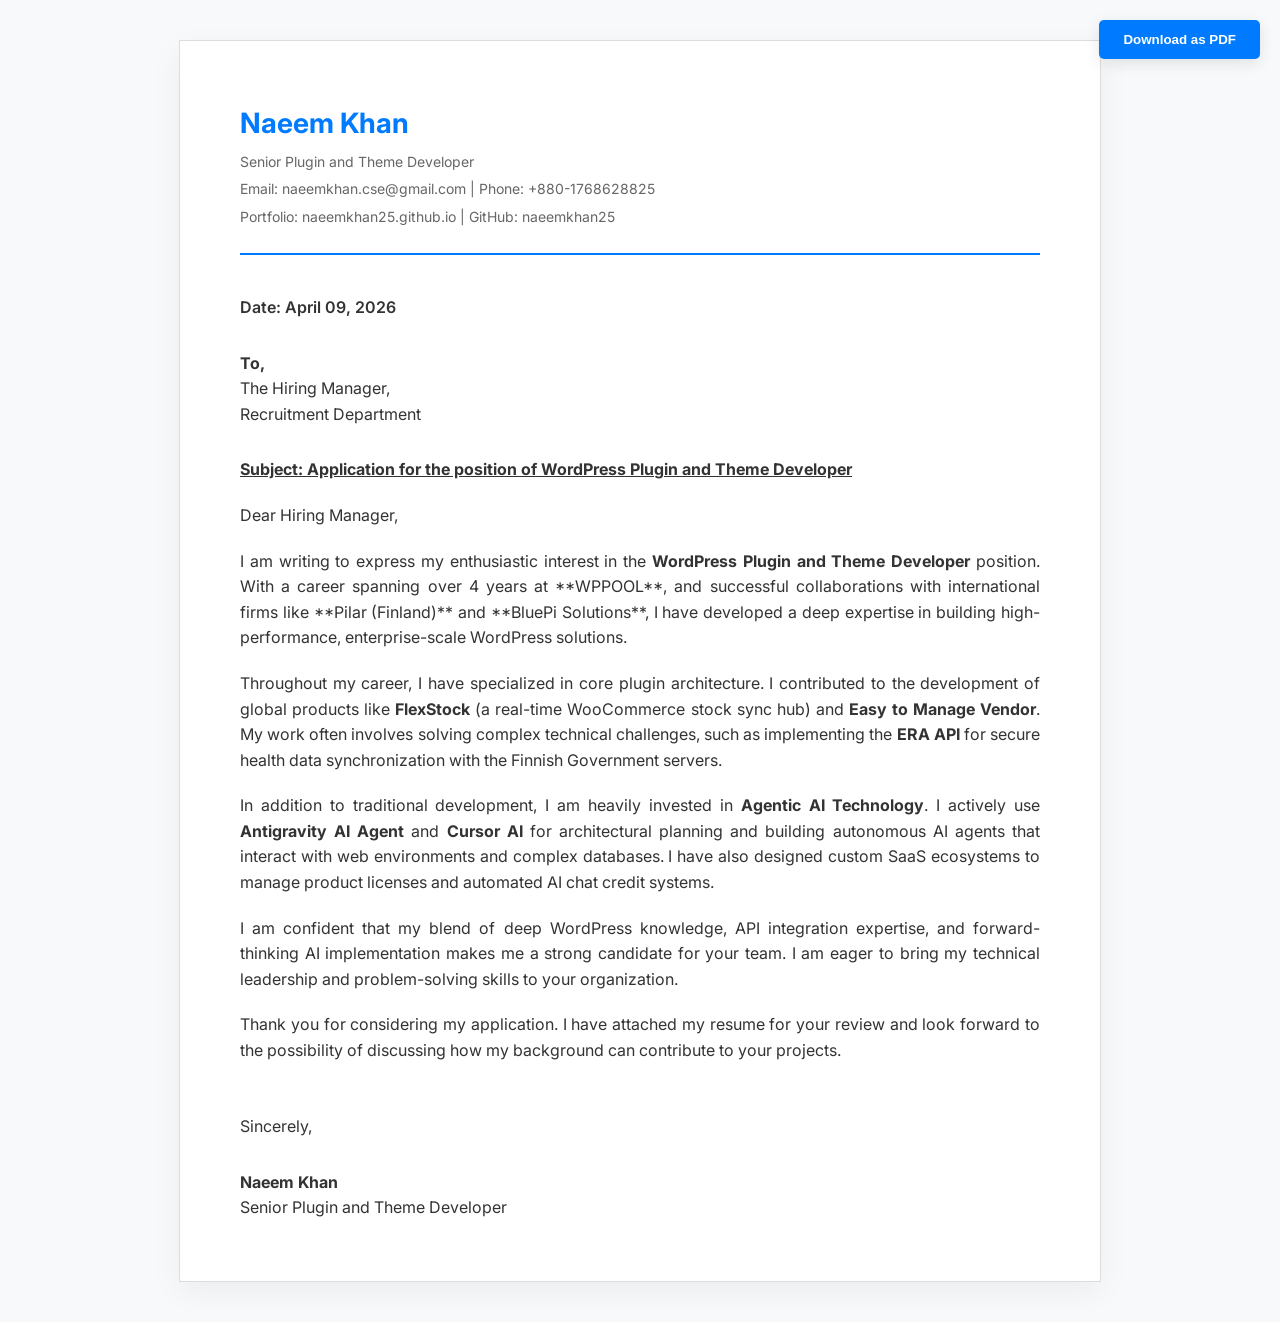
<file: naeem_cover_letter.html>
<!DOCTYPE html>
<html lang="en">

<head>
    <meta charset="UTF-8">
    <meta name="viewport" content="width=device-width, initial-scale=1.0">
    <title>Cover Letter - Naeem Khan</title>
    <link href="https://fonts.googleapis.com/css2?family=Inter:wght@300;400;600&display=swap" rel="stylesheet">
    <style>
        :root {
            --primary-color: #007bff;
            --text-dark: #333;
            --text-gray: #666;
            --bg-light: #f8f9fa;
            --border-color: #ddd;
        }

        body {
            font-family: 'Inter', sans-serif;
            background-color: var(--bg-light);
            color: var(--text-dark);
            line-height: 1.6;
            padding: 40px 20px;
            margin: 0;
        }

        .letter-container {
            max-width: 800px;
            margin: 0 auto;
            background: #fff;
            padding: 60px;
            border: 1px solid var(--border-color);
            box-shadow: 0 10px 30px rgba(0, 0, 0, 0.05);
        }

        .header {
            margin-bottom: 40px;
            border-bottom: 2px solid var(--primary-color);
            padding-bottom: 20px;
        }

        .header h1 {
            margin: 0;
            font-size: 28px;
            color: var(--primary-color);
        }

        .header p {
            margin: 5px 0;
            color: var(--text-gray);
            font-size: 14px;
        }

        .date {
            margin-bottom: 30px;
            font-weight: 600;
        }

        .recipient {
            margin-bottom: 30px;
        }

        .subject {
            font-weight: 700;
            margin-bottom: 20px;
            text-decoration: underline;
        }

        .content p {
            margin-bottom: 20px;
            text-align: justify;
        }

        .signature {
            margin-top: 50px;
        }

        .signature p {
            margin: 5px 0;
        }

        .download-btn {
            position: fixed;
            top: 20px;
            right: 20px;
            padding: 12px 24px;
            background: var(--primary-color);
            color: #fff;
            text-decoration: none;
            border-radius: 5px;
            font-weight: 600;
            box-shadow: 0 4px 15px rgba(0, 0, 0, 0.1);
            border: none;
            cursor: pointer;
            z-index: 1000;
        }

        @media print {
            .download-btn {
                display: none;
            }

            body {
                padding: 0;
                background: #fff;
            }

            .letter-container {
                box-shadow: none;
                border: none;
                padding: 0;
            }
        }

        @media (max-width: 600px) {
            .letter-container {
                padding: 30px;
            }

            .download-btn {
                position: static;
                display: block;
                width: 100%;
                text-align: center;
                margin-bottom: 20px;
            }
        }
    </style>
</head>

<body>

    <button class="download-btn" onclick="window.print()">Download as PDF</button>

    <div class="letter-container">
        <div class="header">
            <h1>Naeem Khan</h1>
            <p>Senior Plugin and Theme Developer</p>
            <p>Email: naeemkhan.cse@gmail.com | Phone: +880-1768628825</p>
            <p>Portfolio: naeemkhan25.github.io | GitHub: naeemkhan25</p>
        </div>

        <div class="date">
            Date: April 09, 2026
        </div>

        <div class="recipient">
            <strong>To,</strong><br>
            The Hiring Manager,<br>
            Recruitment Department
        </div>

        <div class="subject">
            Subject: Application for the position of WordPress Plugin and Theme Developer
        </div>

        <div class="content">
            <p>Dear Hiring Manager,</p>

            <p>I am writing to express my enthusiastic interest in the <strong>WordPress Plugin and Theme
                    Developer</strong> position. With a career spanning over 4 years at **WPPOOL**, and successful
                collaborations with international firms like **Pilar (Finland)** and **BluePi Solutions**, I have
                developed a deep expertise in building high-performance, enterprise-scale WordPress solutions.</p>

            <p>Throughout my career, I have specialized in core plugin architecture. I contributed to the development of
                global products like <strong>FlexStock</strong> (a real-time WooCommerce stock sync hub) and
                <strong>Easy to Manage Vendor</strong>. My work often involves solving complex technical challenges,
                such as implementing the <strong>ERA API</strong> for secure health data synchronization with the
                Finnish Government servers.
            </p>

            <p>In addition to traditional development, I am heavily invested in <strong>Agentic AI Technology</strong>.
                I actively use <strong>Antigravity AI Agent</strong> and <strong>Cursor AI</strong> for architectural
                planning and building autonomous AI agents that interact with web environments and complex databases. I
                have also designed custom SaaS ecosystems to manage product licenses and automated AI chat credit
                systems.</p>

            <p>I am confident that my blend of deep WordPress knowledge, API integration expertise, and forward-thinking
                AI implementation makes me a strong candidate for your team. I am eager to bring my technical leadership
                and problem-solving skills to your organization.</p>

            <p>Thank you for considering my application. I have attached my resume for your review and look forward to
                the possibility of discussing how my background can contribute to your projects.</p>
        </div>

        <div class="signature">
            <p>Sincerely,</p>
            <br>
            <strong>Naeem Khan</strong><br>
            Senior Plugin and Theme Developer
        </div>
    </div>

</body>

</html>
</file>
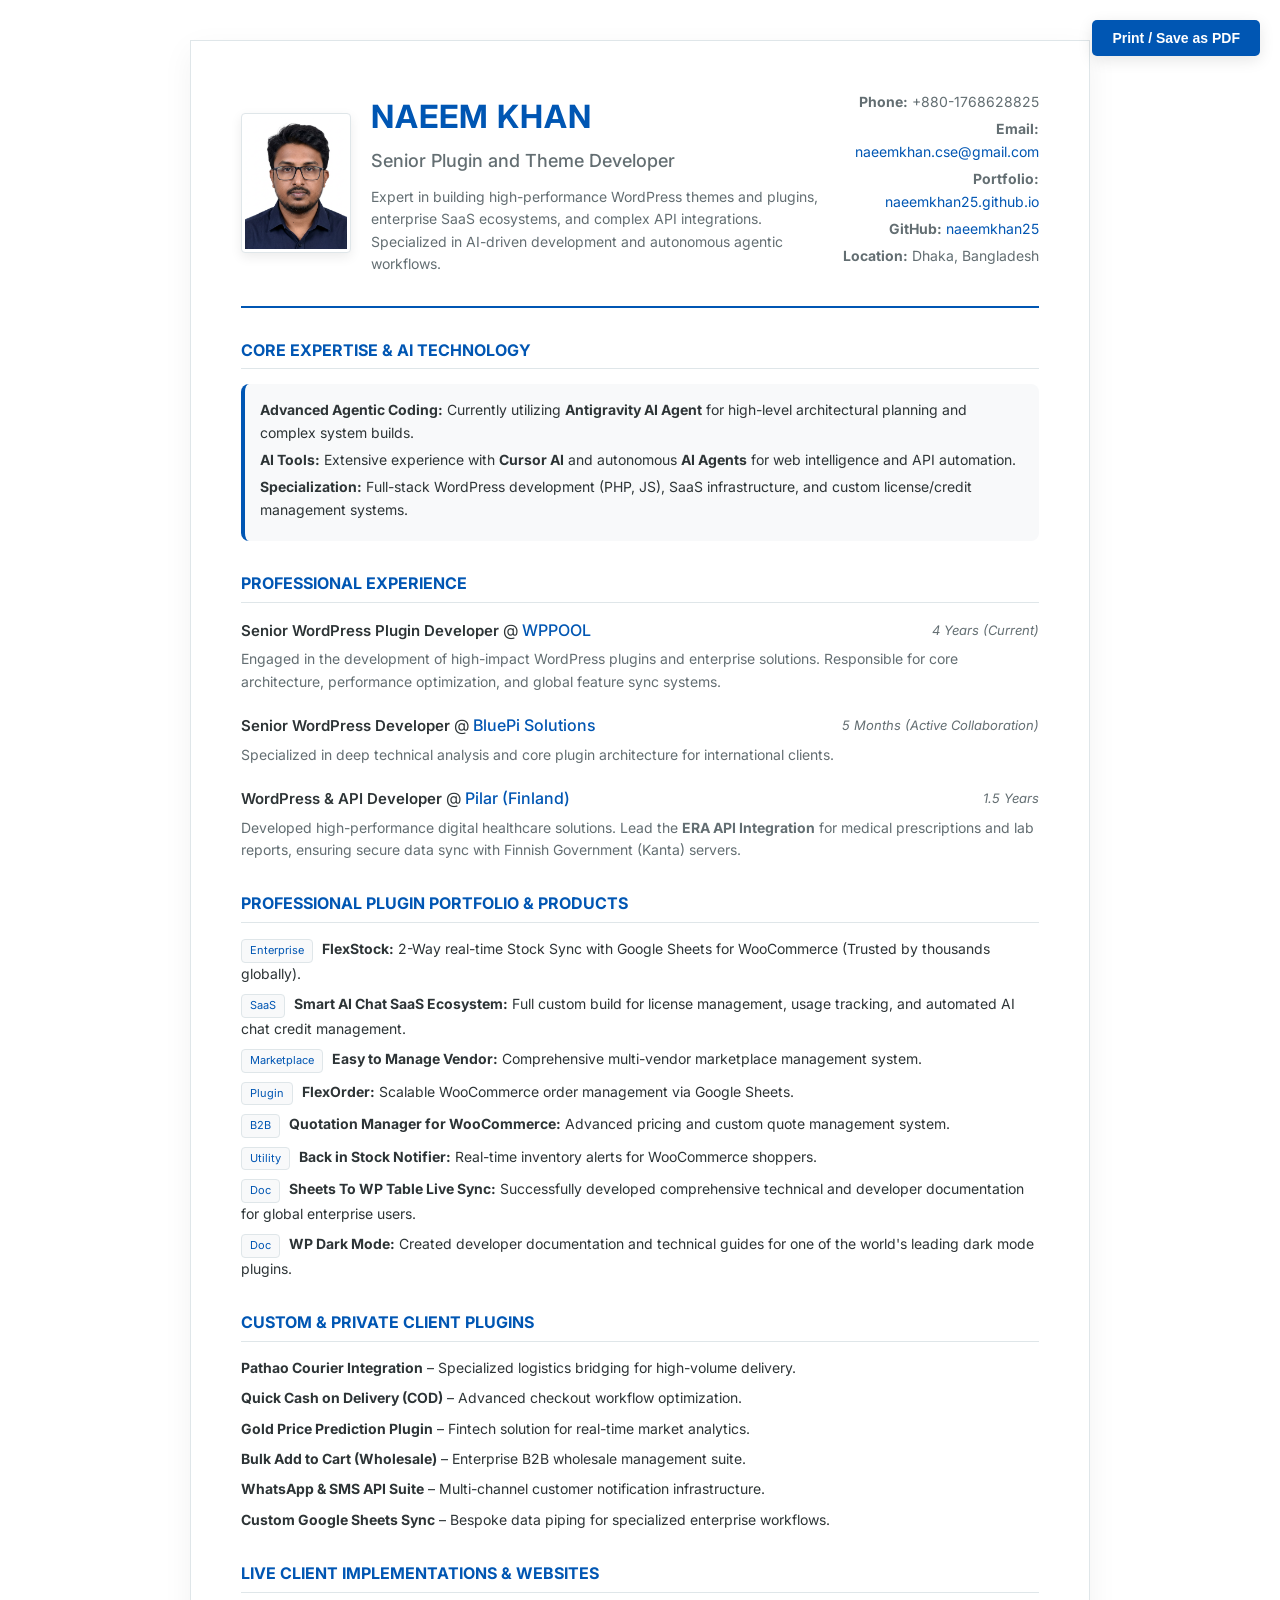
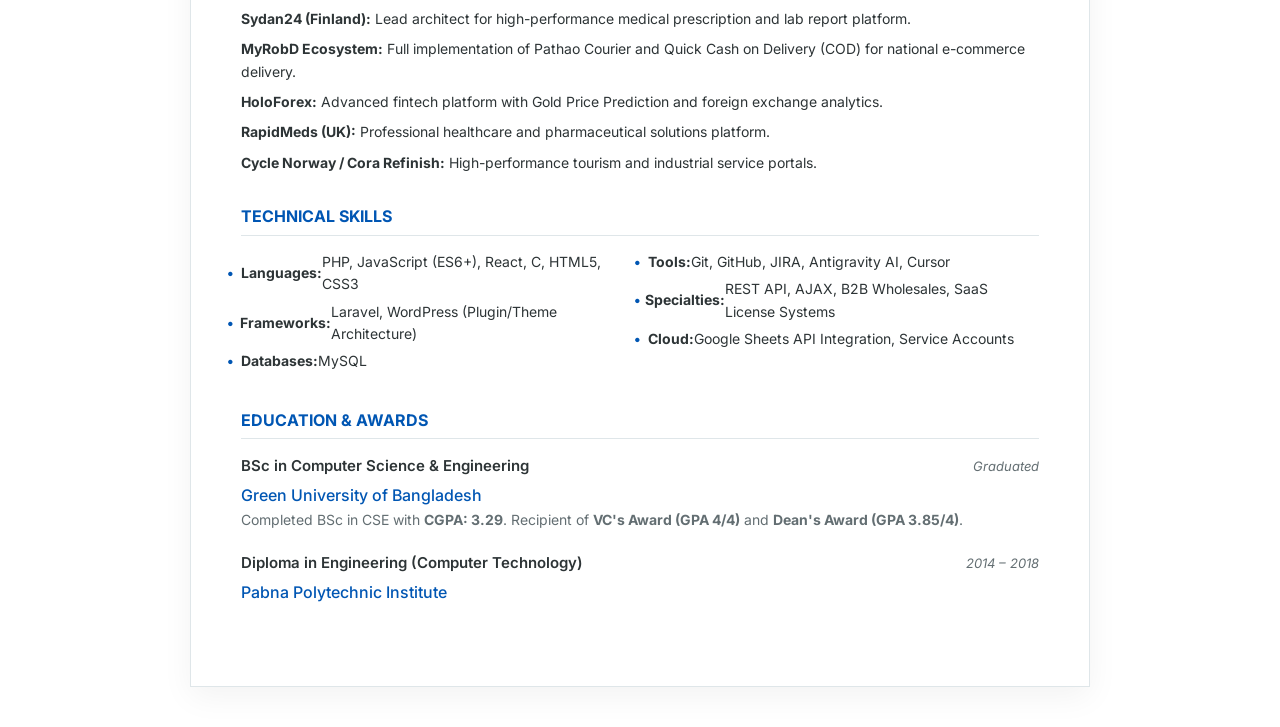
<file: naeem_cv.html>
<!DOCTYPE html>
<html lang="en">

<head>
    <meta charset="UTF-8">
    <meta name="viewport" content="width=device-width, initial-scale=1.0">
    <title>CV - Naeem Khan - Senior Plugin and Theme Developer</title>
    <link href="https://fonts.googleapis.com/css2?family=Inter:wght@300;400;500;600;700&display=swap" rel="stylesheet">
    <style>
        :root {
            --primary-color: #0056b3;
            --text-dark: #2d3436;
            --text-gray: #636e72;
            --bg-light: #f8f9fa;
            --border-color: #dfe6e9;
        }

        * {
            margin: 0;
            padding: 0;
            box-sizing: border-box;
        }

        body {
            font-family: 'Inter', sans-serif;
            color: var(--text-dark);
            line-height: 1.6;
            background: #fff;
            padding: 40px;
        }

        @media print {
            body {
                padding: 0;
            }

            .no-print {
                display: none;
            }

            .cv-container {
                box-shadow: none;
                border: none;
            }
        }

        .cv-container {
            max-width: 900px;
            margin: 0 auto;
            border: 1px solid var(--border-color);
            padding: 50px;
            box-shadow: 0 10px 30px rgba(0, 0, 0, 0.05);
            background: #fff;
        }

        header {
            border-bottom: 2px solid var(--primary-color);
            padding-bottom: 30px;
            margin-bottom: 30px;
            display: flex;
            justify-content: space-between;
            align-items: flex-start;
        }

        .header-main {
            display: flex;
            align-items: center;
            gap: 20px;
        }

        .profile-img {
            width: 110px;
            height: 140px;
            border-radius: 4px;
            object-fit: cover;
            border: 1px solid var(--border-color);
            padding: 3px;
            background: #fff;
            box-shadow: 0 4px 12px rgba(0, 0, 0, 0.08);
            flex-shrink: 0;
        }

        .header-content h1 {
            font-size: 32px;
            font-weight: 700;
            color: var(--primary-color);
            text-transform: uppercase;
            letter-spacing: 1px;
        }

        .header-content h2 {
            font-size: 18px;
            font-weight: 500;
            color: var(--text-gray);
            margin-top: 5px;
        }

        .contact-info {
            text-align: right;
            font-size: 14px;
            color: var(--text-gray);
        }

        .contact-info p {
            margin-bottom: 5px;
        }

        .contact-info a {
            color: var(--primary-color);
            text-decoration: none;
        }

        section {
            margin-bottom: 30px;
        }

        h3 {
            font-size: 16px;
            font-weight: 700;
            text-transform: uppercase;
            color: var(--primary-color);
            border-bottom: 1px solid var(--border-color);
            padding-bottom: 5px;
            margin-bottom: 15px;
            display: flex;
            align-items: center;
        }

        .experience-item,
        .education-item {
            margin-bottom: 20px;
        }

        .item-header {
            display: flex;
            justify-content: space-between;
            align-items: center;
            margin-bottom: 5px;
        }

        .item-title {
            font-weight: 600;
            font-size: 15px;
        }

        .item-org {
            font-weight: 500;
            color: var(--primary-color);
        }

        .item-date {
            font-size: 13px;
            color: var(--text-gray);
            font-style: italic;
        }

        .item-description {
            font-size: 14px;
            color: var(--text-gray);
        }

        .skills-grid {
            display: grid;
            grid-template-columns: 1fr 1fr;
            gap: 15px;
        }

        .skill-list {
            list-style: none;
            font-size: 14px;
        }

        .skill-list li {
            margin-bottom: 5px;
            display: flex;
            align-items: center;
        }

        .skill-list li::before {
            content: "•";
            color: var(--primary-color);
            font-weight: bold;
            display: inline-block;
            width: 1em;
            margin-left: -1em;
        }

        .portfolio-list {
            list-style: none;
            font-size: 14px;
        }

        .portfolio-list li {
            margin-bottom: 8px;
        }

        .portfolio-list strong {
            color: var(--text-dark);
        }

        .badge {
            display: inline-block;
            padding: 2px 8px;
            background: var(--bg-light);
            border: 1px solid var(--border-color);
            border-radius: 4px;
            font-size: 11px;
            margin-right: 5px;
            color: var(--primary-color);
        }

        .ai-expertise {
            background: var(--bg-light);
            padding: 15px;
            border-radius: 8px;
            border-left: 4px solid var(--primary-color);
        }

        .ai-expertise p {
            font-size: 14px;
            margin-bottom: 5px;
        }

        .back-link {
            display: inline-block;
            margin-bottom: 20px;
            color: var(--primary-color);
            text-decoration: none;
            font-size: 14px;
        }

        .download-btn {
            position: fixed;
            top: 20px;
            right: 20px;
            background: var(--primary-color);
            color: white;
            padding: 10px 20px;
            border-radius: 5px;
            text-decoration: none;
            font-weight: 600;
            font-size: 14px;
            box-shadow: 0 4px 15px rgba(0, 0, 0, 0.1);
            border: none;
            cursor: pointer;
            z-index: 1000;
            transition: all 0.3s ease;
        }

        .download-btn:hover {
            background: #004494;
            transform: translateY(-2px);
        }

         @media print {
            body {
                padding: 0;
                -webkit-print-color-adjust: exact;
                print-color-adjust: exact;
            }

            .no-print,
            .download-btn {
                display: none;
            }

            .cv-container {
                box-shadow: none;
                border: none;
                padding: 20px;
            }

            section {
                page-break-inside: avoid;
                break-inside: avoid;
                margin-bottom: 20px;
            }

            h3 {
                page-break-after: avoid;
                break-after: avoid;
            }

            .experience-item,
            .education-item {
                page-break-inside: avoid;
                break-inside: avoid;
            }
        }

        /* Manual Page Break Class */
        .page-break {
            page-break-before: always;
            break-before: always;
        }
    </style>
</head>

<body>

    <button onclick="window.print()" class="download-btn">Print / Save as PDF</button>

    <div class="cv-container">
        <header>
            <div class="header-main">
                <img src="img/profile.jpg" alt="Naeem Khan" class="profile-img">
                <div class="header-content">
                    <h1>Naeem Khan</h1>
                    <h2>Senior Plugin and Theme Developer</h2>
                    <p style="font-size: 14px; color: var(--text-gray); max-width: 500px; margin-top: 10px;">
                        Expert in building high-performance WordPress themes and plugins, enterprise SaaS ecosystems, and complex API
                        integrations. Specialized in AI-driven development and autonomous agentic workflows.
                    </p>
                </div>
            </div>
            <div class="contact-info">
                <p><strong>Phone:</strong> +880-1768628825</p>
                <p><strong>Email:</strong> <a href="mailto:naeemkhan.cse@gmail.com">naeemkhan.cse@gmail.com</a></p>
                <p><strong>Portfolio:</strong> <a href="https://naeemkhan25.github.io/">naeemkhan25.github.io</a></p>
                <p><strong>GitHub:</strong> <a href="https://github.com/naeemkhan25">naeemkhan25</a></p>
                <p><strong>Location:</strong> Dhaka, Bangladesh</p>
            </div>
        </header>

        <section>
            <h3>Core Expertise & AI Technology</h3>
            <div class="ai-expertise">
                <p><strong>Advanced Agentic Coding:</strong> Currently utilizing <strong>Antigravity AI Agent</strong>
                    for high-level architectural planning and complex system builds.</p>
                <p><strong>AI Tools:</strong> Extensive experience with <strong>Cursor AI</strong> and autonomous
                    <strong>AI Agents</strong> for web intelligence and API automation.
                </p>
                <p><strong>Specialization:</strong> Full-stack WordPress development (PHP, JS), SaaS infrastructure, and
                    custom license/credit management systems.</p>
            </div>
        </section>

        <section>
            <h3>Professional Experience</h3>

            <div class="experience-item">
                <div class="item-header">
                    <div>
                        <span class="item-title">Senior WordPress Plugin Developer</span> @ <span
                            class="item-org">WPPOOL</span>
                    </div>
                    <span class="item-date">4 Years (Current)</span>
                </div>
                <p class="item-description">Engaged in the development of high-impact WordPress plugins and enterprise
                    solutions. Responsible for core architecture, performance optimization, and global feature sync
                    systems.</p>
            </div>

            <div class="experience-item">
                <div class="item-header">
                    <div>
                        <span class="item-title">Senior WordPress Developer</span> @ <span class="item-org">BluePi
                            Solutions</span>
                    </div>
                    <span class="item-date">5 Months (Active Collaboration)</span>
                </div>
                <p class="item-description">Specialized in deep technical analysis and core plugin architecture for
                    international clients.</p>
            </div>

            <div class="experience-item">
                <div class="item-header">
                    <div>
                        <span class="item-title">WordPress & API Developer</span> @ <span class="item-org">Pilar
                            (Finland)</span>
                    </div>
                    <span class="item-date">1.5 Years</span>
                </div>
                <p class="item-description">Developed high-performance digital healthcare solutions. Lead the
                    <strong>ERA API Integration</strong> for medical prescriptions and lab reports, ensuring secure data
                    sync with Finnish Government (Kanta) servers.
                </p>
            </div>
        </section>

        <section class="page-break">
            <h3>Professional Plugin Portfolio & Products</h3>
            <ul class="portfolio-list">
                <li><span class="badge">Enterprise</span> <strong>FlexStock:</strong> 2-Way real-time Stock Sync with
                    Google Sheets for WooCommerce (Trusted by thousands globally).</li>
                <li><span class="badge">SaaS</span> <strong>Smart AI Chat SaaS Ecosystem:</strong> Full custom build for
                    license management, usage tracking, and automated AI chat credit management.</li>
                <li><span class="badge">Marketplace</span> <strong>Easy to Manage Vendor:</strong> Comprehensive
                    multi-vendor marketplace management system.</li>
                <li><span class="badge">Plugin</span> <strong>FlexOrder:</strong> Scalable WooCommerce order management
                    via Google Sheets.</li>
                <li><span class="badge">B2B</span> <strong>Quotation Manager for WooCommerce:</strong> Advanced pricing
                    and custom quote management system.</li>
                <li><span class="badge">Utility</span> <strong>Back in Stock Notifier:</strong> Real-time inventory
                    alerts for WooCommerce shoppers.</li>
                <li><span class="badge">Doc</span> <strong>Sheets To WP Table Live Sync:</strong> Successfully developed
                    comprehensive technical and developer documentation for global enterprise users.</li>
                <li><span class="badge">Doc</span> <strong>WP Dark Mode:</strong> Created developer documentation and
                    technical guides for one of the world's leading dark mode plugins.</li>
            </ul>
        </section>

        <section>
            <h3>Custom & Private Client Plugins</h3>
            <ul class="portfolio-list">
                <li><strong>Pathao Courier Integration</strong> – Specialized logistics bridging for high-volume
                    delivery.</li>
                <li><strong>Quick Cash on Delivery (COD)</strong> – Advanced checkout workflow optimization.</li>
                <li><strong>Gold Price Prediction Plugin</strong> – Fintech solution for real-time market analytics.
                </li>
                <li><strong>Bulk Add to Cart (Wholesale)</strong> – Enterprise B2B wholesale management suite.</li>
                <li><strong>WhatsApp & SMS API Suite</strong> – Multi-channel customer notification infrastructure.</li>
                <li><strong>Custom Google Sheets Sync</strong> – Bespoke data piping for specialized enterprise
                    workflows.</li>
            </ul>
        </section>

        <section>
            <h3>Live Client Implementations & Websites</h3>
            <ul class="portfolio-list">
                <li><strong>Sydan24 (Finland):</strong> Lead architect for high-performance medical prescription and lab
                    report platform.</li>
                <li><strong>MyRobD Ecosystem:</strong> Full implementation of Pathao Courier and Quick Cash on Delivery
                    (COD) for national e-commerce delivery.</li>
                <li><strong>HoloForex:</strong> Advanced fintech platform with Gold Price Prediction and foreign
                    exchange analytics.</li>
                <li><strong>RapidMeds (UK):</strong> Professional healthcare and pharmaceutical solutions platform.</li>
                <li><strong>Cycle Norway / Cora Refinish:</strong> High-performance tourism and industrial service
                    portals.</li>
            </ul>
        </section>

        <section>
            <h3>Technical Skills</h3>
            <div class="skills-grid">
                <ul class="skill-list">
                    <li><strong>Languages:</strong> PHP, JavaScript (ES6+), React, C, HTML5, CSS3</li>
                    <li><strong>Frameworks:</strong> Laravel, WordPress (Plugin/Theme Architecture)</li>
                    <li><strong>Databases:</strong> MySQL</li>
                </ul>
                <ul class="skill-list">
                    <li><strong>Tools:</strong> Git, GitHub, JIRA, Antigravity AI, Cursor</li>
                    <li><strong>Specialties:</strong> REST API, AJAX, B2B Wholesales, SaaS License Systems</li>
                    <li><strong>Cloud:</strong> Google Sheets API Integration, Service Accounts</li>
                </ul>
            </div>
        </section>

        <section>
            <h3>Education & Awards</h3>
            <div class="education-item">
                <div class="item-header">
                    <span class="item-title">BSc in Computer Science & Engineering</span>
                    <span class="item-date">Graduated</span>
                </div>
                <div class="item-org">Green University of Bangladesh</div>
                <p class="item-description">Completed BSc in CSE with <strong>CGPA: 3.29</strong>. Recipient of <strong>VC's Award (GPA 4/4)</strong> and <strong>Dean's Award
                        (GPA 3.85/4)</strong>.</p>
            </div>

            <div class="education-item">
                <div class="item-header">
                    <span class="item-title">Diploma in Engineering (Computer Technology)</span>
                    <span class="item-date">2014 – 2018</span>
                </div>
                <div class="item-org">Pabna Polytechnic Institute</div>
            </div>
        </section>

    </div>

</body>

</html>
</file>
<file: vendor/simple-line-icons/css/simple-line-icons.css>
@font-face {
  font-family: 'simple-line-icons';
  src: url('../fonts/Simple-Line-Icons.eot?v=2.4.0');
  src: url('../fonts/Simple-Line-Icons.eot?v=2.4.0#iefix') format('embedded-opentype'), url('../fonts/Simple-Line-Icons.woff2?v=2.4.0') format('woff2'), url('../fonts/Simple-Line-Icons.ttf?v=2.4.0') format('truetype'), url('../fonts/Simple-Line-Icons.woff?v=2.4.0') format('woff'), url('../fonts/Simple-Line-Icons.svg?v=2.4.0#simple-line-icons') format('svg');
  font-weight: normal;
  font-style: normal;
}
/*
 Use the following CSS code if you want to have a class per icon.
 Instead of a list of all class selectors, you can use the generic [class*="icon-"] selector, but it's slower:
*/
.icon-user,
.icon-people,
.icon-user-female,
.icon-user-follow,
.icon-user-following,
.icon-user-unfollow,
.icon-login,
.icon-logout,
.icon-emotsmile,
.icon-phone,
.icon-call-end,
.icon-call-in,
.icon-call-out,
.icon-map,
.icon-location-pin,
.icon-direction,
.icon-directions,
.icon-compass,
.icon-layers,
.icon-menu,
.icon-list,
.icon-options-vertical,
.icon-options,
.icon-arrow-down,
.icon-arrow-left,
.icon-arrow-right,
.icon-arrow-up,
.icon-arrow-up-circle,
.icon-arrow-left-circle,
.icon-arrow-right-circle,
.icon-arrow-down-circle,
.icon-check,
.icon-clock,
.icon-plus,
.icon-minus,
.icon-close,
.icon-event,
.icon-exclamation,
.icon-organization,
.icon-trophy,
.icon-screen-smartphone,
.icon-screen-desktop,
.icon-plane,
.icon-notebook,
.icon-mustache,
.icon-mouse,
.icon-magnet,
.icon-energy,
.icon-disc,
.icon-cursor,
.icon-cursor-move,
.icon-crop,
.icon-chemistry,
.icon-speedometer,
.icon-shield,
.icon-screen-tablet,
.icon-magic-wand,
.icon-hourglass,
.icon-graduation,
.icon-ghost,
.icon-game-controller,
.icon-fire,
.icon-eyeglass,
.icon-envelope-open,
.icon-envelope-letter,
.icon-bell,
.icon-badge,
.icon-anchor,
.icon-wallet,
.icon-vector,
.icon-speech,
.icon-puzzle,
.icon-printer,
.icon-present,
.icon-playlist,
.icon-pin,
.icon-picture,
.icon-handbag,
.icon-globe-alt,
.icon-globe,
.icon-folder-alt,
.icon-folder,
.icon-film,
.icon-feed,
.icon-drop,
.icon-drawer,
.icon-docs,
.icon-doc,
.icon-diamond,
.icon-cup,
.icon-calculator,
.icon-bubbles,
.icon-briefcase,
.icon-book-open,
.icon-basket-loaded,
.icon-basket,
.icon-bag,
.icon-action-undo,
.icon-action-redo,
.icon-wrench,
.icon-umbrella,
.icon-trash,
.icon-tag,
.icon-support,
.icon-frame,
.icon-size-fullscreen,
.icon-size-actual,
.icon-shuffle,
.icon-share-alt,
.icon-share,
.icon-rocket,
.icon-question,
.icon-pie-chart,
.icon-pencil,
.icon-note,
.icon-loop,
.icon-home,
.icon-grid,
.icon-graph,
.icon-microphone,
.icon-music-tone-alt,
.icon-music-tone,
.icon-earphones-alt,
.icon-earphones,
.icon-equalizer,
.icon-like,
.icon-dislike,
.icon-control-start,
.icon-control-rewind,
.icon-control-play,
.icon-control-pause,
.icon-control-forward,
.icon-control-end,
.icon-volume-1,
.icon-volume-2,
.icon-volume-off,
.icon-calendar,
.icon-bulb,
.icon-chart,
.icon-ban,
.icon-bubble,
.icon-camrecorder,
.icon-camera,
.icon-cloud-download,
.icon-cloud-upload,
.icon-envelope,
.icon-eye,
.icon-flag,
.icon-heart,
.icon-info,
.icon-key,
.icon-link,
.icon-lock,
.icon-lock-open,
.icon-magnifier,
.icon-magnifier-add,
.icon-magnifier-remove,
.icon-paper-clip,
.icon-paper-plane,
.icon-power,
.icon-refresh,
.icon-reload,
.icon-settings,
.icon-star,
.icon-symbol-female,
.icon-symbol-male,
.icon-target,
.icon-credit-card,
.icon-paypal,
.icon-social-tumblr,
.icon-social-twitter,
.icon-social-facebook,
.icon-social-instagram,
.icon-social-linkedin,
.icon-social-pinterest,
.icon-social-github,
.icon-social-google,
.icon-social-reddit,
.icon-social-skype,
.icon-social-dribbble,
.icon-social-behance,
.icon-social-foursqare,
.icon-social-soundcloud,
.icon-social-spotify,
.icon-social-stumbleupon,
.icon-social-youtube,
.icon-social-dropbox,
.icon-social-vkontakte,
.icon-social-steam {
  font-family: 'simple-line-icons';
  speak: none;
  font-style: normal;
  font-weight: normal;
  font-variant: normal;
  text-transform: none;
  line-height: 1;
  /* Better Font Rendering =========== */
  -webkit-font-smoothing: antialiased;
  -moz-osx-font-smoothing: grayscale;
}
.icon-user:before {
  content: "\e005";
}
.icon-people:before {
  content: "\e001";
}
.icon-user-female:before {
  content: "\e000";
}
.icon-user-follow:before {
  content: "\e002";
}
.icon-user-following:before {
  content: "\e003";
}
.icon-user-unfollow:before {
  content: "\e004";
}
.icon-login:before {
  content: "\e066";
}
.icon-logout:before {
  content: "\e065";
}
.icon-emotsmile:before {
  content: "\e021";
}
.icon-phone:before {
  content: "\e600";
}
.icon-call-end:before {
  content: "\e048";
}
.icon-call-in:before {
  content: "\e047";
}
.icon-call-out:before {
  content: "\e046";
}
.icon-map:before {
  content: "\e033";
}
.icon-location-pin:before {
  content: "\e096";
}
.icon-direction:before {
  content: "\e042";
}
.icon-directions:before {
  content: "\e041";
}
.icon-compass:before {
  content: "\e045";
}
.icon-layers:before {
  content: "\e034";
}
.icon-menu:before {
  content: "\e601";
}
.icon-list:before {
  content: "\e067";
}
.icon-options-vertical:before {
  content: "\e602";
}
.icon-options:before {
  content: "\e603";
}
.icon-arrow-down:before {
  content: "\e604";
}
.icon-arrow-left:before {
  content: "\e605";
}
.icon-arrow-right:before {
  content: "\e606";
}
.icon-arrow-up:before {
  content: "\e607";
}
.icon-arrow-up-circle:before {
  content: "\e078";
}
.icon-arrow-left-circle:before {
  content: "\e07a";
}
.icon-arrow-right-circle:before {
  content: "\e079";
}
.icon-arrow-down-circle:before {
  content: "\e07b";
}
.icon-check:before {
  content: "\e080";
}
.icon-clock:before {
  content: "\e081";
}
.icon-plus:before {
  content: "\e095";
}
.icon-minus:before {
  content: "\e615";
}
.icon-close:before {
  content: "\e082";
}
.icon-event:before {
  content: "\e619";
}
.icon-exclamation:before {
  content: "\e617";
}
.icon-organization:before {
  content: "\e616";
}
.icon-trophy:before {
  content: "\e006";
}
.icon-screen-smartphone:before {
  content: "\e010";
}
.icon-screen-desktop:before {
  content: "\e011";
}
.icon-plane:before {
  content: "\e012";
}
.icon-notebook:before {
  content: "\e013";
}
.icon-mustache:before {
  content: "\e014";
}
.icon-mouse:before {
  content: "\e015";
}
.icon-magnet:before {
  content: "\e016";
}
.icon-energy:before {
  content: "\e020";
}
.icon-disc:before {
  content: "\e022";
}
.icon-cursor:before {
  content: "\e06e";
}
.icon-cursor-move:before {
  content: "\e023";
}
.icon-crop:before {
  content: "\e024";
}
.icon-chemistry:before {
  content: "\e026";
}
.icon-speedometer:before {
  content: "\e007";
}
.icon-shield:before {
  content: "\e00e";
}
.icon-screen-tablet:before {
  content: "\e00f";
}
.icon-magic-wand:before {
  content: "\e017";
}
.icon-hourglass:before {
  content: "\e018";
}
.icon-graduation:before {
  content: "\e019";
}
.icon-ghost:before {
  content: "\e01a";
}
.icon-game-controller:before {
  content: "\e01b";
}
.icon-fire:before {
  content: "\e01c";
}
.icon-eyeglass:before {
  content: "\e01d";
}
.icon-envelope-open:before {
  content: "\e01e";
}
.icon-envelope-letter:before {
  content: "\e01f";
}
.icon-bell:before {
  content: "\e027";
}
.icon-badge:before {
  content: "\e028";
}
.icon-anchor:before {
  content: "\e029";
}
.icon-wallet:before {
  content: "\e02a";
}
.icon-vector:before {
  content: "\e02b";
}
.icon-speech:before {
  content: "\e02c";
}
.icon-puzzle:before {
  content: "\e02d";
}
.icon-printer:before {
  content: "\e02e";
}
.icon-present:before {
  content: "\e02f";
}
.icon-playlist:before {
  content: "\e030";
}
.icon-pin:before {
  content: "\e031";
}
.icon-picture:before {
  content: "\e032";
}
.icon-handbag:before {
  content: "\e035";
}
.icon-globe-alt:before {
  content: "\e036";
}
.icon-globe:before {
  content: "\e037";
}
.icon-folder-alt:before {
  content: "\e039";
}
.icon-folder:before {
  content: "\e089";
}
.icon-film:before {
  content: "\e03a";
}
.icon-feed:before {
  content: "\e03b";
}
.icon-drop:before {
  content: "\e03e";
}
.icon-drawer:before {
  content: "\e03f";
}
.icon-docs:before {
  content: "\e040";
}
.icon-doc:before {
  content: "\e085";
}
.icon-diamond:before {
  content: "\e043";
}
.icon-cup:before {
  content: "\e044";
}
.icon-calculator:before {
  content: "\e049";
}
.icon-bubbles:before {
  content: "\e04a";
}
.icon-briefcase:before {
  content: "\e04b";
}
.icon-book-open:before {
  content: "\e04c";
}
.icon-basket-loaded:before {
  content: "\e04d";
}
.icon-basket:before {
  content: "\e04e";
}
.icon-bag:before {
  content: "\e04f";
}
.icon-action-undo:before {
  content: "\e050";
}
.icon-action-redo:before {
  content: "\e051";
}
.icon-wrench:before {
  content: "\e052";
}
.icon-umbrella:before {
  content: "\e053";
}
.icon-trash:before {
  content: "\e054";
}
.icon-tag:before {
  content: "\e055";
}
.icon-support:before {
  content: "\e056";
}
.icon-frame:before {
  content: "\e038";
}
.icon-size-fullscreen:before {
  content: "\e057";
}
.icon-size-actual:before {
  content: "\e058";
}
.icon-shuffle:before {
  content: "\e059";
}
.icon-share-alt:before {
  content: "\e05a";
}
.icon-share:before {
  content: "\e05b";
}
.icon-rocket:before {
  content: "\e05c";
}
.icon-question:before {
  content: "\e05d";
}
.icon-pie-chart:before {
  content: "\e05e";
}
.icon-pencil:before {
  content: "\e05f";
}
.icon-note:before {
  content: "\e060";
}
.icon-loop:before {
  content: "\e064";
}
.icon-home:before {
  content: "\e069";
}
.icon-grid:before {
  content: "\e06a";
}
.icon-graph:before {
  content: "\e06b";
}
.icon-microphone:before {
  content: "\e063";
}
.icon-music-tone-alt:before {
  content: "\e061";
}
.icon-music-tone:before {
  content: "\e062";
}
.icon-earphones-alt:before {
  content: "\e03c";
}
.icon-earphones:before {
  content: "\e03d";
}
.icon-equalizer:before {
  content: "\e06c";
}
.icon-like:before {
  content: "\e068";
}
.icon-dislike:before {
  content: "\e06d";
}
.icon-control-start:before {
  content: "\e06f";
}
.icon-control-rewind:before {
  content: "\e070";
}
.icon-control-play:before {
  content: "\e071";
}
.icon-control-pause:before {
  content: "\e072";
}
.icon-control-forward:before {
  content: "\e073";
}
.icon-control-end:before {
  content: "\e074";
}
.icon-volume-1:before {
  content: "\e09f";
}
.icon-volume-2:before {
  content: "\e0a0";
}
.icon-volume-off:before {
  content: "\e0a1";
}
.icon-calendar:before {
  content: "\e075";
}
.icon-bulb:before {
  content: "\e076";
}
.icon-chart:before {
  content: "\e077";
}
.icon-ban:before {
  content: "\e07c";
}
.icon-bubble:before {
  content: "\e07d";
}
.icon-camrecorder:before {
  content: "\e07e";
}
.icon-camera:before {
  content: "\e07f";
}
.icon-cloud-download:before {
  content: "\e083";
}
.icon-cloud-upload:before {
  content: "\e084";
}
.icon-envelope:before {
  content: "\e086";
}
.icon-eye:before {
  content: "\e087";
}
.icon-flag:before {
  content: "\e088";
}
.icon-heart:before {
  content: "\e08a";
}
.icon-info:before {
  content: "\e08b";
}
.icon-key:before {
  content: "\e08c";
}
.icon-link:before {
  content: "\e08d";
}
.icon-lock:before {
  content: "\e08e";
}
.icon-lock-open:before {
  content: "\e08f";
}
.icon-magnifier:before {
  content: "\e090";
}
.icon-magnifier-add:before {
  content: "\e091";
}
.icon-magnifier-remove:before {
  content: "\e092";
}
.icon-paper-clip:before {
  content: "\e093";
}
.icon-paper-plane:before {
  content: "\e094";
}
.icon-power:before {
  content: "\e097";
}
.icon-refresh:before {
  content: "\e098";
}
.icon-reload:before {
  content: "\e099";
}
.icon-settings:before {
  content: "\e09a";
}
.icon-star:before {
  content: "\e09b";
}
.icon-symbol-female:before {
  content: "\e09c";
}
.icon-symbol-male:before {
  content: "\e09d";
}
.icon-target:before {
  content: "\e09e";
}
.icon-credit-card:before {
  content: "\e025";
}
.icon-paypal:before {
  content: "\e608";
}
.icon-social-tumblr:before {
  content: "\e00a";
}
.icon-social-twitter:before {
  content: "\e009";
}
.icon-social-facebook:before {
  content: "\e00b";
}
.icon-social-instagram:before {
  content: "\e609";
}
.icon-social-linkedin:before {
  content: "\e60a";
}
.icon-social-pinterest:before {
  content: "\e60b";
}
.icon-social-github:before {
  content: "\e60c";
}
.icon-social-google:before {
  content: "\e60d";
}
.icon-social-reddit:before {
  content: "\e60e";
}
.icon-social-skype:before {
  content: "\e60f";
}
.icon-social-dribbble:before {
  content: "\e00d";
}
.icon-social-behance:before {
  content: "\e610";
}
.icon-social-foursqare:before {
  content: "\e611";
}
.icon-social-soundcloud:before {
  content: "\e612";
}
.icon-social-spotify:before {
  content: "\e613";
}
.icon-social-stumbleupon:before {
  content: "\e614";
}
.icon-social-youtube:before {
  content: "\e008";
}
.icon-social-dropbox:before {
  content: "\e00c";
}
.icon-social-vkontakte:before {
  content: "\e618";
}
.icon-social-steam:before {
  content: "\e620";
}
</file>
<file: vendor/devicons/css/devicons.min.css>
/*!
 *  Devicons 1.8.0 made by Theodore Vorillas / http://vorillaz.com 
 */
@font-face{font-family:devicons;src:url(../fonts/devicons.eot?xqxft6);src:url(../fonts/devicons.eot?#iefixxqxft6) format("embedded-opentype"),url(../fonts/devicons.woff?xqxft6) format("woff"),url(../fonts/devicons.ttf?xqxft6) format("truetype"),url(../fonts/devicons.svg?xqxft6#devicons) format("svg");font-weight:400;font-style:normal}.devicons{font-family:devicons;speak:none;font-style:normal;font-weight:400;font-variant:normal;text-transform:none;line-height:1;-webkit-font-smoothing:antialiased;-moz-osx-font-smoothing:grayscale}.devicons-git:before{content:"\e602"}.devicons-git_compare:before{content:"\e628"}.devicons-git_branch:before{content:"\e625"}.devicons-git_commit:before{content:"\e629"}.devicons-git_pull_request:before{content:"\e626"}.devicons-git_merge:before{content:"\e627"}.devicons-bitbucket:before{content:"\e603"}.devicons-github_alt:before{content:"\e608"}.devicons-github_badge:before{content:"\e609"}.devicons-github:before{content:"\e60a"}.devicons-github_full:before{content:"\e617"}.devicons-java:before{content:"\e638"}.devicons-ruby:before{content:"\e639"}.devicons-scala:before{content:"\e637"}.devicons-python:before{content:"\e63c"}.devicons-go:before{content:"\e624"}.devicons-ruby_on_rails:before{content:"\e63b"}.devicons-django:before{content:"\e61d"}.devicons-markdown:before{content:"\e63e"}.devicons-php:before{content:"\e63d"}.devicons-mysql:before{content:"\e604"}.devicons-streamline:before{content:"\e605"}.devicons-database:before{content:"\e606"}.devicons-laravel:before{content:"\e63f"}.devicons-javascript:before{content:"\e64e"}.devicons-angular:before{content:"\e653"}.devicons-backbone:before{content:"\e652"}.devicons-coffeescript:before{content:"\e651"}.devicons-jquery:before{content:"\e650"}.devicons-modernizr:before{content:"\e620"}.devicons-jquery_ui:before{content:"\e654"}.devicons-ember:before{content:"\e61b"}.devicons-dojo:before{content:"\e61c"}.devicons-nodejs:before{content:"\e619"}.devicons-nodejs_small:before{content:"\e618"}.devicons-javascript_shield:before{content:"\e64f"}.devicons-bootstrap:before{content:"\e647"}.devicons-sass:before{content:"\e64b"}.devicons-css3_full:before{content:"\e64a"}.devicons-css3:before{content:"\e649"}.devicons-html5:before{content:"\e636"}.devicons-html5_multimedia:before{content:"\e632"}.devicons-html5_device_access:before{content:"\e633"}.devicons-html5_3d_effects:before{content:"\e635"}.devicons-html5_connectivity:before{content:"\e634"}.devicons-ghost_small:before{content:"\e614"}.devicons-ghost:before{content:"\e61f"}.devicons-magento:before{content:"\e640"}.devicons-joomla:before{content:"\e641"}.devicons-jekyll_small:before{content:"\e60d"}.devicons-drupal:before{content:"\e642"}.devicons-wordpress:before{content:"\e60b"}.devicons-grunt:before{content:"\e64c"}.devicons-bower:before{content:"\e64d"}.devicons-npm:before{content:"\e61e"}.devicons-yahoo_small:before{content:"\e62b"}.devicons-yahoo:before{content:"\e615"}.devicons-bing_small:before{content:"\e600"}.devicons-windows:before{content:"\e60f"}.devicons-linux:before{content:"\e612"}.devicons-ubuntu:before{content:"\e63a"}.devicons-android:before{content:"\e60e"}.devicons-apple:before{content:"\e611"}.devicons-appstore:before{content:"\e613"}.devicons-phonegap:before{content:"\e630"}.devicons-blackberry:before{content:"\e623"}.devicons-stackoverflow:before{content:"\e610"}.devicons-techcrunch:before{content:"\e62c"}.devicons-codrops:before{content:"\e62f"}.devicons-css_tricks:before{content:"\e601"}.devicons-smashing_magazine:before{content:"\e62d"}.devicons-netmagazine:before{content:"\e62e"}.devicons-codepen:before{content:"\e616"}.devicons-cssdeck:before{content:"\e62a"}.devicons-hackernews:before{content:"\e61a"}.devicons-dropbox:before{content:"\e607"}.devicons-google_drive:before{content:"\e631"}.devicons-visualstudio:before{content:"\e60c"}.devicons-unity_small:before{content:"\e621"}.devicons-raspberry_pi:before{content:"\e622"}.devicons-chrome:before{content:"\e643"}.devicons-ie:before{content:"\e644"}.devicons-firefox:before{content:"\e645"}.devicons-opera:before{content:"\e646"}.devicons-safari:before{content:"\e648"}.devicons-swift:before{content:"\e655"}.devicons-symfony:before{content:"\e656"}.devicons-symfony_badge:before{content:"\e657"}.devicons-less:before{content:"\e658"}.devicons-stylus:before{content:"\e659"}.devicons-trello:before{content:"\e65a"}.devicons-atlassian:before{content:"\e65b"}.devicons-jira:before{content:"\e65c"}.devicons-envato:before{content:"\e65d"}.devicons-snap_svg:before{content:"\e65e"}.devicons-raphael:before{content:"\e65f"}.devicons-google_analytics:before{content:"\e660"}.devicons-compass:before{content:"\e661"}.devicons-onedrive:before{content:"\e662"}.devicons-gulp:before{content:"\e663"}.devicons-atom:before{content:"\e664"}.devicons-cisco:before{content:"\e665"}.devicons-nancy:before{content:"\e666"}.devicons-clojure:before{content:"\e668"}.devicons-clojure_alt:before{content:"\e66a"}.devicons-perl:before{content:"\e669"}.devicons-celluloid:before{content:"\e66b"}.devicons-w3c:before{content:"\e66c"}.devicons-redis:before{content:"\e66d"}.devicons-postgresql:before{content:"\e66e"}.devicons-webplatform:before{content:"\e66f"}.devicons-jenkins:before{content:"\e667"}.devicons-requirejs:before{content:"\e670"}.devicons-opensource:before{content:"\e671"}.devicons-typo3:before{content:"\e672"}.devicons-uikit:before{content:"\e673"}.devicons-doctrine:before{content:"\e674"}.devicons-groovy:before{content:"\e675"}.devicons-nginx:before{content:"\e676"}.devicons-haskell:before{content:"\e677"}.devicons-zend:before{content:"\e678"}.devicons-gnu:before{content:"\e679"}.devicons-yeoman:before{content:"\e67a"}.devicons-heroku:before{content:"\e67b"}.devicons-debian:before{content:"\e67d"}.devicons-travis:before{content:"\e67e"}.devicons-dotnet:before{content:"\e67f"}.devicons-codeigniter:before{content:"\e680"}.devicons-javascript_badge:before{content:"\e681"}.devicons-yii:before{content:"\e682"}.devicons-msql_server:before{content:"\e67c"}.devicons-composer:before{content:"\e683"}.devicons-krakenjs_badge:before{content:"\e684"}.devicons-krakenjs:before{content:"\e685"}.devicons-mozilla:before{content:"\e686"}.devicons-firebase:before{content:"\e687"}.devicons-sizzlejs:before{content:"\e688"}.devicons-creativecommons:before{content:"\e689"}.devicons-creativecommons_badge:before{content:"\e68a"}.devicons-mitlicence:before{content:"\e68b"}.devicons-senchatouch:before{content:"\e68c"}.devicons-bugsense:before{content:"\e68d"}.devicons-extjs:before{content:"\e68e"}.devicons-mootools_badge:before{content:"\e68f"}.devicons-mootools:before{content:"\e690"}.devicons-ruby_rough:before{content:"\e691"}.devicons-komodo:before{content:"\e692"}.devicons-coda:before{content:"\e693"}.devicons-bintray:before{content:"\e694"}.devicons-terminal:before{content:"\e695"}.devicons-code:before{content:"\e696"}.devicons-responsive:before{content:"\e697"}.devicons-dart:before{content:"\e698"}.devicons-aptana:before{content:"\e699"}.devicons-mailchimp:before{content:"\e69a"}.devicons-netbeans:before{content:"\e69b"}.devicons-dreamweaver:before{content:"\e69c"}.devicons-brackets:before{content:"\e69d"}.devicons-eclipse:before{content:"\e69e"}.devicons-cloud9:before{content:"\e69f"}.devicons-scrum:before{content:"\e6a0"}.devicons-prolog:before{content:"\e6a1"}.devicons-terminal_badge:before{content:"\e6a2"}.devicons-code_badge:before{content:"\e6a3"}.devicons-mongodb:before{content:"\e6a4"}.devicons-meteor:before{content:"\e6a5"}.devicons-meteorfull:before{content:"\e6a6"}.devicons-fsharp:before{content:"\e6a7"}.devicons-rust:before{content:"\e6a8"}.devicons-ionic:before{content:"\e6a9"}.devicons-sublime:before{content:"\e6aa"}.devicons-appcelerator:before{content:"\e6ab"}.devicons-asterisk:before{content:"\e6ac"}.devicons-aws:before{content:"\e6ad"}.devicons-digital-ocean:before{content:"\e6ae"}.devicons-dlang:before{content:"\e6af"}.devicons-docker:before{content:"\e6b0"}.devicons-erlang:before{content:"\e6b1"}.devicons-google-cloud-platform:before{content:"\e6b2"}.devicons-grails:before{content:"\e6b3"}.devicons-illustrator:before{content:"\e6b4"}.devicons-intellij:before{content:"\e6b5"}.devicons-materializecss:before{content:"\e6b6"}.devicons-openshift:before{content:"\e6b7"}.devicons-photoshop:before{content:"\e6b8"}.devicons-rackspace:before{content:"\e6b9"}.devicons-react:before{content:"\e6ba"}.devicons-redhat:before{content:"\e6bb"}.devicons-scriptcs:before{content:"\e6bc"}.devicons-sqllite:before{content:"\e6c4"}.devicons-vim:before{content:"\e6c5"}
</file>
<file: css/resume.min.css>
@import url('https://fonts.googleapis.com/css2?family=Plus+Jakarta+Sans:wght@300;400;500;600;700;800&family=Outfit:wght@400;500;600;700;800&display=swap');

:root {
  --primary: #4f46e5;       /* Indigo */
  --primary-hover: #4338ca;
  --secondary: #06b6d4;     /* Cyan */
  --accent: #8b5cf6;        /* Purple */
  --dark-bg: #0f172a;       /* Slate 900 */
  --dark-card: #1e293b;     /* Slate 800 */
  --light-bg: #f8fafc;      /* Slate 50 */
  --border: #e2e8f0;        /* Slate 200 */
  --text-main: #334155;     /* Slate 700 */
  --text-muted: #64748b;    /* Slate 500 */
  --text-light: #f8fafc;
}

/* Base Body Styles */
body {
  font-family: 'Plus Jakarta Sans', sans-serif;
  color: var(--text-main);
  background-color: var(--light-bg);
  padding-top: 54px;
}

@media (min-width: 992px) {
  body {
    padding-top: 0;
    padding-left: 17rem;
  }
}

/* Custom Scrollbar */
::-webkit-scrollbar {
  width: 8px;
}
::-webkit-scrollbar-track {
  background: var(--light-bg);
}
::-webkit-scrollbar-thumb {
  background: #cbd5e1;
  border-radius: 4px;
}
::-webkit-scrollbar-thumb:hover {
  background: #94a3b8;
}

/* Typography Overrides */
h1,
h2,
h3,
h4,
h5,
h6 {
  font-family: 'Outfit', sans-serif;
  font-weight: 700;
  text-transform: uppercase;
  color: #0f172a;
  letter-spacing: -0.02em;
}

h1 {
  font-size: 4.5rem;
  line-height: 4.5rem;
  font-weight: 800;
}

h2 {
  font-size: 2.25rem;
  position: relative;
  padding-bottom: 12px;
  margin-bottom: 2rem;
  font-weight: 800;
}

h2::after {
  content: '';
  position: absolute;
  bottom: 0;
  left: 0;
  width: 60px;
  height: 4px;
  background: linear-gradient(90deg, var(--primary) 0%, var(--secondary) 100%);
  border-radius: 2px;
}

.subheading {
  text-transform: uppercase;
  font-weight: 600;
  font-family: 'Outfit', sans-serif;
  font-size: 1.1rem;
  color: var(--text-muted);
  letter-spacing: 0.05em;
}

/* Links & Accents */
a {
  color: var(--primary);
  transition: all 0.3s ease;
}

a:hover, a:focus, a:active {
  color: var(--primary-hover);
  text-decoration: none;
}

.bg-primary {
  background: linear-gradient(135deg, var(--primary) 0%, var(--accent) 100%) !important;
}

.text-primary {
  color: var(--primary) !important;
}

/* Social Icons */
.list-social-icons a {
  color: var(--text-muted);
  transition: all 0.3s ease;
  display: inline-block;
}

.list-social-icons a:hover {
  color: var(--primary);
  transform: translateY(-3px) scale(1.1);
}

/* Custom Buttons */
.btn-custom {
  font-family: 'Outfit', sans-serif;
  font-weight: 600;
  padding: 0.6rem 1.5rem;
  border-radius: 50px;
  font-size: 0.9rem;
  letter-spacing: 0.03em;
  transition: all 0.3s ease;
  display: inline-flex;
  align-items: center;
  gap: 8px;
}

.btn-gradient {
  background: linear-gradient(135deg, var(--primary) 0%, var(--secondary) 100%);
  color: #ffffff !important;
  border: none;
  box-shadow: 0 4px 14px rgba(79, 70, 229, 0.25);
}

.btn-gradient:hover {
  box-shadow: 0 6px 20px rgba(79, 70, 229, 0.4);
  transform: translateY(-2px);
}

.btn-outline-custom {
  background: transparent;
  color: var(--primary) !important;
  border: 2px solid var(--primary);
}

.btn-outline-custom:hover {
  background: var(--primary);
  color: #ffffff !important;
  transform: translateY(-2px);
  box-shadow: 0 4px 14px rgba(79, 70, 229, 0.2);
}

/* Premium Sidebar Layout */
#sideNav {
  background: var(--dark-bg) !important;
  border-right: 1px solid rgba(255, 255, 255, 0.05);
}

#sideNav .navbar-brand {
  outline: none;
}

#sideNav .navbar-brand .img-profile {
  max-width: 9rem;
  max-height: 9rem;
  border: 4px solid transparent;
  background: linear-gradient(var(--dark-bg), var(--dark-bg)) padding-box,
              linear-gradient(135deg, var(--primary), var(--secondary)) border-box;
  box-shadow: 0 8px 24px rgba(79, 70, 229, 0.25);
  transition: all 0.5s cubic-bezier(0.4, 0, 0.2, 1);
}

#sideNav .navbar-brand .img-profile:hover {
  transform: scale(1.05) rotate(3deg);
  box-shadow: 0 12px 30px rgba(6, 182, 212, 0.4);
}

#sideNav .navbar-nav .nav-item .nav-link {
  color: rgba(248, 250, 252, 0.6) !important;
  font-family: 'Outfit', sans-serif;
  font-weight: 500;
  font-size: 0.85rem;
  letter-spacing: 0.05em;
  text-transform: uppercase;
  padding: 0.7rem 1.25rem;
  border-radius: 8px;
  margin: 0.2rem 1.2rem;
  transition: all 0.3s ease;
}

#sideNav .navbar-nav .nav-item .nav-link:hover,
#sideNav .navbar-nav .nav-item .nav-link.active {
  color: #ffffff !important;
  background: rgba(255, 255, 255, 0.06);
  transform: translateX(4px);
}

@media (min-width: 992px) {
  #sideNav {
    text-align: center;
    position: fixed;
    top: 0;
    left: 0;
    display: flex;
    flex-direction: column;
    width: 17rem;
    height: 100vh;
    overflow-y: auto;
  }
  
  /* Custom scrollbar for sidebar to blend with dark bg */
  #sideNav::-webkit-scrollbar {
    width: 6px;
  }
  #sideNav::-webkit-scrollbar-track {
    background: var(--dark-bg);
  }
  #sideNav::-webkit-scrollbar-thumb {
    background: rgba(255, 255, 255, 0.15);
    border-radius: 3px;
  }
  #sideNav::-webkit-scrollbar-thumb:hover {
    background: rgba(255, 255, 255, 0.3);
  }
  
  #sideNav .navbar-brand {
    display: flex;
    margin: auto auto 0;
    padding: 0.5rem;
  }
  
  #sideNav .navbar-collapse {
    display: flex;
    align-items: flex-start;
    flex-grow: 0;
    width: 100%;
    margin-bottom: auto;
    margin-top: 1.5rem;
  }
  
  #sideNav .navbar-collapse .navbar-nav {
    flex-direction: column;
    width: 100%;
  }
}

/* Scrollable mobile menu when expanded to prevent bottom buttons from clipping */
@media (max-width: 991.98px) {
  #sideNav .navbar-collapse {
    max-height: calc(100vh - 80px);
    overflow-y: auto;
    padding-bottom: 15px;
  }
}

/* Sections */
section.resume-section {
  border-bottom: 1px solid var(--border);
  padding-top: 6rem !important;
  padding-bottom: 6rem !important;
}

@media (min-width: 768px) {
  section.resume-section {
    min-height: 100vh;
  }
}

@media (min-width: 992px) {
  section.resume-section {
    padding-top: 5rem !important;
    padding-bottom: 5rem !important;
  }
}

/* Grid & Cards System */
.section-grid {
  display: grid;
  grid-template-columns: 1fr;
  gap: 1.5rem;
  margin-top: 1.5rem;
}

@media (min-width: 768px) {
  .section-grid {
    grid-template-columns: repeat(2, 1fr);
  }
}

.portfolio-card {
  background: #ffffff;
  border: 1px solid var(--border);
  border-radius: 12px;
  padding: 1.75rem;
  box-shadow: 0 4px 20px -2px rgba(148, 163, 184, 0.06);
  transition: all 0.3s cubic-bezier(0.4, 0, 0.2, 1);
  display: flex;
  flex-direction: column;
  height: 100%;
}

.portfolio-card:hover {
  transform: translateY(-5px);
  box-shadow: 0 12px 30px -4px rgba(79, 70, 229, 0.12);
  border-color: rgba(79, 70, 229, 0.2);
}

.portfolio-card-header {
  display: flex;
  justify-content: space-between;
  align-items: flex-start;
  margin-bottom: 1rem;
}

.portfolio-card-title {
  font-size: 1.2rem;
  font-weight: 700;
  margin-bottom: 0.5rem;
  color: #0f172a;
}

.portfolio-card-desc {
  font-size: 0.9rem;
  color: var(--text-muted);
  line-height: 1.6;
  flex-grow: 1;
}

.portfolio-card-footer {
  margin-top: 1.5rem;
  display: flex;
  flex-wrap: wrap;
  gap: 0.5rem;
  border-top: 1px solid var(--border);
  padding-top: 1rem;
}

/* Badge styling */
.badge-tech {
  background: rgba(79, 70, 229, 0.06);
  color: var(--primary);
  font-size: 0.75rem;
  font-weight: 600;
  padding: 0.3rem 0.75rem;
  border-radius: 6px;
  border: 1px solid rgba(79, 70, 229, 0.1);
  letter-spacing: 0.02em;
}

.badge-tech-outline {
  background: transparent;
  color: var(--secondary);
  font-size: 0.75rem;
  font-weight: 600;
  padding: 0.3rem 0.75rem;
  border-radius: 6px;
  border: 1px solid rgba(6, 182, 212, 0.2);
}

.badge-role {
  font-size: 0.75rem;
  font-weight: 700;
  text-transform: uppercase;
  padding: 0.25rem 0.6rem;
  border-radius: 4px;
  background: #f1f5f9;
  color: #475569;
}

/* Resume Experience Timeline Card */
.resume-card {
  background: #ffffff;
  border: 1px solid var(--border);
  border-left: 4px solid var(--primary);
  border-radius: 8px;
  padding: 1.75rem;
  box-shadow: 0 4px 15px rgba(0, 0, 0, 0.02);
  margin-bottom: 1.5rem;
  transition: all 0.3s ease;
}

.resume-card:hover {
  transform: translateX(4px);
  box-shadow: 0 8px 25px rgba(148, 163, 184, 0.1);
}

/* Skill Tags Cloud */
.skills-container {
  display: flex;
  flex-wrap: wrap;
  gap: 0.75rem;
  margin-top: 1.5rem;
}

.skill-tag {
  background: #ffffff;
  color: var(--text-main);
  border: 1px solid var(--border);
  padding: 0.6rem 1.2rem;
  border-radius: 50px;
  font-size: 0.85rem;
  font-weight: 600;
  box-shadow: 0 2px 8px rgba(148, 163, 184, 0.03);
  transition: all 0.25s cubic-bezier(0.4, 0, 0.2, 1);
  display: inline-flex;
  align-items: center;
  gap: 8px;
}

.skill-tag:hover {
  border-color: var(--primary);
  color: var(--primary);
  transform: translateY(-3px);
  box-shadow: 0 6px 15px rgba(79, 70, 229, 0.12);
}

.skill-tag i {
  color: var(--primary);
  font-size: 1rem;
}

/* Awards Cards Grid */
.award-card {
  background: #ffffff;
  border: 1px solid var(--border);
  border-radius: 12px;
  overflow: hidden;
  box-shadow: 0 4px 20px -2px rgba(148, 163, 184, 0.06);
  transition: all 0.3s ease;
}

.award-card:hover {
  transform: translateY(-4px);
  box-shadow: 0 12px 30px -4px rgba(79, 70, 229, 0.1);
}

.award-card .card-header {
  background: var(--light-bg);
  border-bottom: 1px solid var(--border);
  padding: 1.25rem;
}

.award-card .card-body {
  padding: 0;
  overflow: hidden;
}

.award-card .img-thumbnail {
  border: none;
  border-radius: 0;
  transition: transform 0.5s ease;
}

.award-card:hover .img-thumbnail {
  transform: scale(1.05);
}

/* Floating WhatsApp Widget */
.chat_system .chat_position {
  position: fixed;
  bottom: 25px;
  right: 25px;
  z-index: 1000;
  transition: all 0.3s ease;
}

.chat_system .chat_img {
  width: 60px;
  height: 60px;
  border-radius: 50%;
  box-shadow: 0 8px 24px rgba(37, 211, 102, 0.3);
  transition: all 0.3s ease;
}

.chat_system .chat_img:hover {
  transform: scale(1.1) rotate(5deg);
  box-shadow: 0 12px 30px rgba(37, 211, 102, 0.5);
}
</file>
